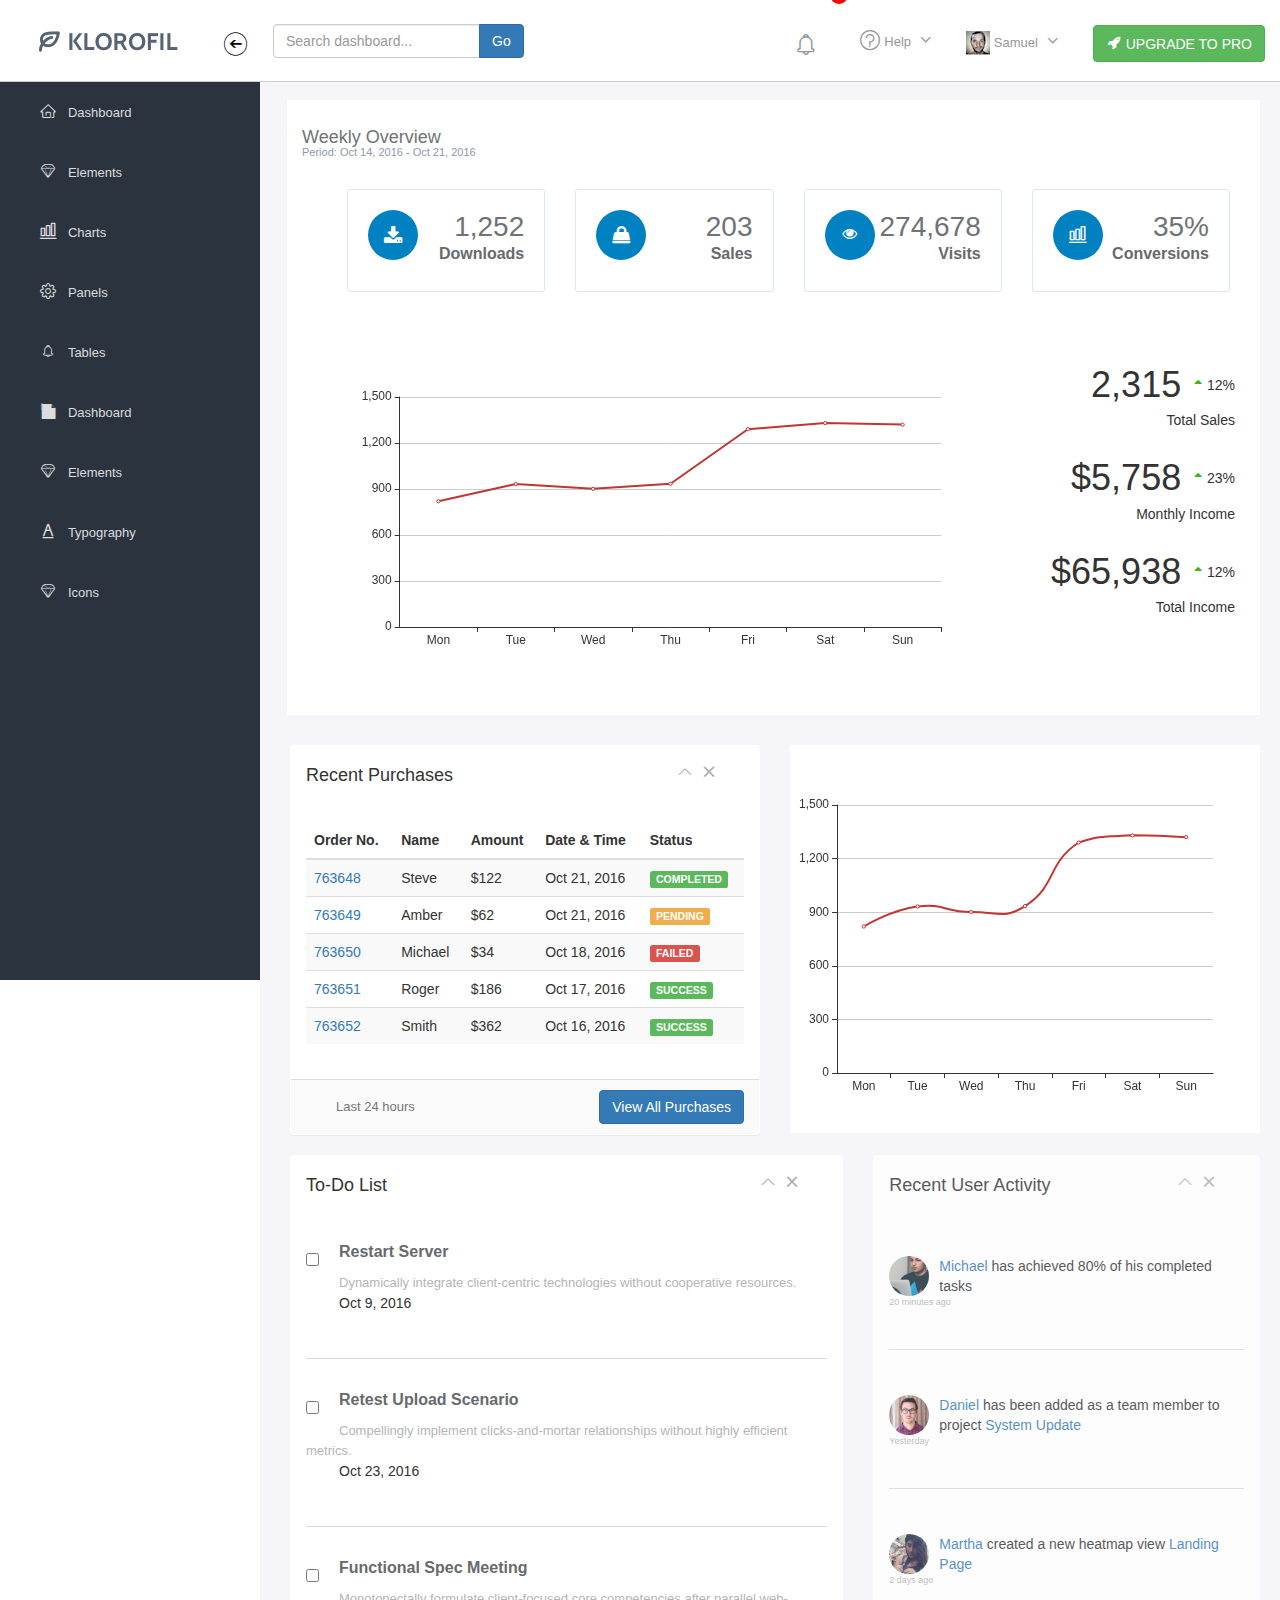
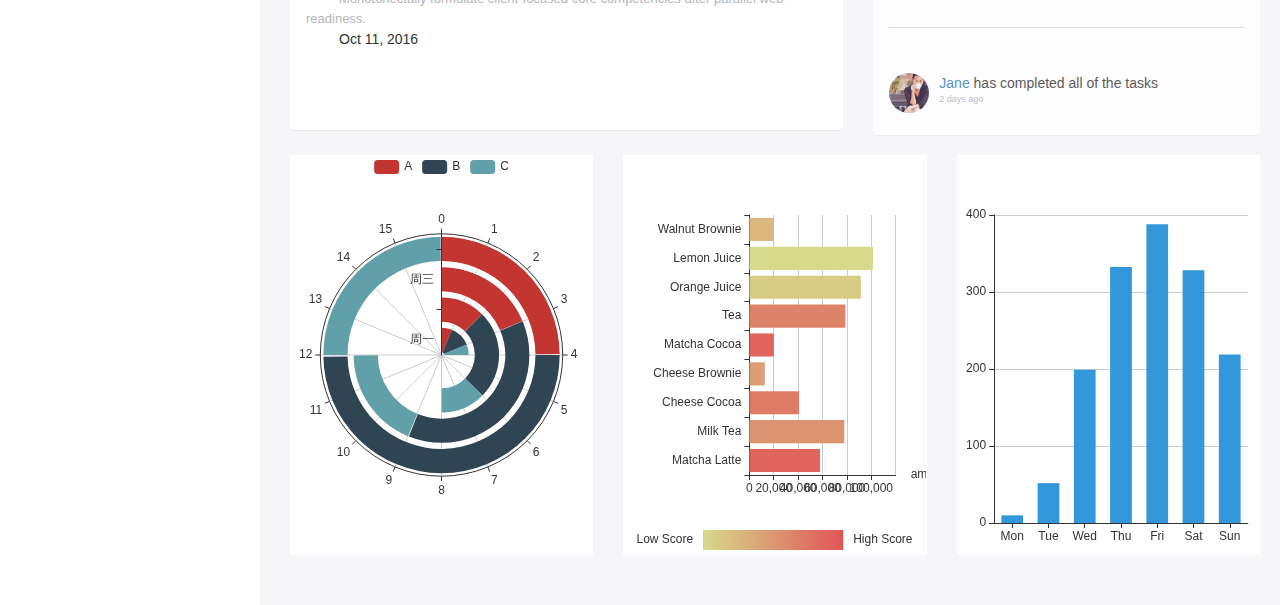
<file: index.html>
<!doctype html>
<html lang="en">

<head>
	<meta charset="UTF-8">
	<title>响应式</title>
	<meta name="viewport"
		content="width=device-width, user-scalable=no, initial-scale=1.0, maximum-scale=1.0, minimum-scale=1.0">
	<link rel="stylesheet" type="text/css" href="css/bootstrap.min.css">
	<link rel="stylesheet" type="text/css" href="css/index.css">
	<link rel="stylesheet" type="text/css" href="css/iconfont.css">
</head>

<body>
	<!-- header -->

	<header>
		<div class="header-top">
			<div class="header-left">
				<a href="#"><img src="img/logo-dark.png"></a>
			</div>
			<div class="header-left-a">
				<i class="iconfont icon-yq-jt-l"></i>
			</div>

			<form class="navbar-form navbar-left">
				<div class="input-group">
					<input type="text" class="form-control" placeholder="Search dashboard...">
					<span class="input-group-btn"><button type="button" class="btn btn-primary">Go</button></span>
				</div>
			</form>

			<div class="header-right">
				<a href="#">
					<button type="button" class="btn btn-success">
						<i class="iconfont icon-huojian"></i>
						UPGRADE TO PRO
					</button>
				</a>
			</div>

			<div class="nav-right">
				<ul class="nav-right-a">
					<li class="right-a">
						<a href="#">
							<i class="iconfont icon-ling"></i>
							<span class="span-ico">5</span>
						</a>
					</li>
					<li class="right-a right-as">
						<a href="#">
							<i class="iconfont icon-wenhao"></i>
							<span class="span-icc">Help</span>
							<i class="iconfont icon-arrow-down"></i>
						</a>
						<div id="right-sd" style="display: none;">
							<ul class="right-sev">
								<li><a href="#">Basic Use</a></li>
								<li><a href="#">Working With Data</a></li>
								<li><a href="#">Security</a></li>
								<li><a href="#">Troubleshooting</a></li>
							</ul>
						</div>
					</li>

					<li class="right-a right-b">
						<a href="#">
							<img src="img/user.png">
							<span class="span-icc">Samuel</span>
							<i class="iconfont icon-arrow-down"></i>
						</a>
						<div id="right-sdf" style="display: none;">
							<ul class="right-sev">
								<li>
									<i class="iconfont icon-gerenzhongxin-xuanzhongxin"></i>
									<span>My Profile</span>
								</li>
								<li>
									<i class="iconfont icon-xinfeng"></i>
									<span>Message</span>
								</li>
								<li>
									<i class="iconfont icon-shezhi1"></i>
									<span>Settings</span>
								</li>
								<li>
									<i class="iconfont icon-daoru"></i>
									<span>Logout</span>
								</li>
							</ul>
						</div>
					</li>
				</ul>
			</div>
		</div>
	</header>

	<!-- section-left -->
	<div class="section-left">
		<ul>
			<li class="btns">
				<a href="index.html" class="active">
					<i class="iconfont icon-fangzi"></i>
					<span>Dashboard</span>
				</a>
			</li>
			<li class="btns">
				<a href="elements.html">
					<i class="iconfont icon-zuanshi"></i>
					<span>Elements</span>
				</a>
			</li>
			<li class="btns">
				<a href="Charts.html">
					<i class="iconfont icon-shutab"></i>
					<span>Charts</span>
				</a>
			</li>
			<li class="btns">
				<a href="panels.html">
					<i class="iconfont icon-shezhi1"></i>
					<span>Panels</span>
				</a>
			</li>
			<li class="btns">
				<a href="Tables.html">
					<i class="iconfont icon-ling"></i>
					<span>Tables</span>
				</a>
			</li>
			<li class="btns">
				<a href="#">
					<i class="iconfont icon-shu"></i>
					<span>Dashboard</span>
				</a>
			</li>
			<li class="btns">
				<a href="#">
					<i class="iconfont icon-zuanshi"></i>
					<span>Elements</span>
				</a>
			</li>
			<li class="btns">
				<a href="#">
					<i class="iconfont icon-A"></i>
					<span>Typography</span>
				</a>
			</li>
			<li class="btns">
				<a href="#">
					<i class="iconfont icon-zuanshi"></i>
					<span>Icons</span>
				</a>
			</li>
		</ul>
	</div>

	<!-- aside -->
	<div class="aside">
		<div class="aside-a">
			<p>Weekly Overview</p>
			<h3>Period: Oct 14, 2016 - Oct 21, 2016</h3>

			<div class="panel-body">
				<div class="row">
					<div class="col-md-3">
						<div class="metric">
							<span class="icon"><i class="iconfont icon-xiazai"></i></span>
							<p>
								<span class="number">1,252</span>
								<span class="title">Downloads</span>
							</p>
						</div>
					</div>
					<div class="col-md-3">
						<div class="metric">
							<span class="icon"><i class="iconfont icon-gouwu"></i></span>
							<p>
								<span class="number">203</span>
								<span class="title">Sales</span>
							</p>
						</div>
					</div>
					<div class="col-md-3">
						<div class="metric">
							<span class="icon"><i class="iconfont icon-yanjing"></i></span>
							<p>
								<span class="number">274,678</span>
								<span class="title">Visits</span>
							</p>
						</div>
					</div>
					<div class="col-md-3">
						<div class="metric">
							<span class="icon"><i class="iconfont icon-shutab"></i></span>
							<p>
								<span class="number">35%</span>
								<span class="title">Conversions</span>
							</p>
						</div>
					</div>
				</div>
			</div>


			<div class="row">
				<div class="col-md-9">
					<div id="main" style="width: 100%;height:350px;">
					</div>
				</div>
				<div class="col-md-3">
					<div class="airct-right">
						<span class="number">2,315</span>
						<span class="percentage"><i class="iconfont icon-sanjiaoxing"></i> 12%</span>
						<span class="info-label">Total Sales</span>
					</div>
					<div class="airct-right">
						<span class="number">$5,758</span>
						<span class="percentage"><i class="iconfont icon-sanjiaoxing"></i> 23%</span>
						<span class="info-label">Monthly Income</span>
					</div>
					<div class="airct-right">
						<span class="number">$65,938</span>
						<span class="percentage"><i class="iconfont icon-sanjiaoxing"></i> 12%</span>
						<span class="info-label">Total Income</span>
					</div>
				</div>
			</div>
		</div>

		<!--     中部折线图  -->

		<div class="row">
			<div class="col-md-6">
				<div class="panel">
					<div class="panel-heading">
						<h3 class="panel-title">Recent Purchases</h3>
						<div class="right">
							<i class="iconfont icon-sanjiaojiantoutriangular-copy"></i>
							<i class="iconfont icon-cuohao"></i>
						</div>
					</div>
					<div class="panel-body no-padding">
						<table class="table table-striped">
							<thead>
								<tr>
									<th>Order No.</th>
									<th>Name</th>
									<th>Amount</th>
									<th>Date &amp; Time</th>
									<th>Status</th>
								</tr>
							</thead>
							<tbody>
								<tr>
									<td><a href="#">763648</a></td>
									<td>Steve</td>
									<td>$122</td>
									<td>Oct 21, 2016</td>
									<td><span class="label label-success">COMPLETED</span></td>
								</tr>
								<tr>
									<td><a href="#">763649</a></td>
									<td>Amber</td>
									<td>$62</td>
									<td>Oct 21, 2016</td>
									<td><span class="label label-warning">PENDING</span></td>
								</tr>
								<tr>
									<td><a href="#">763650</a></td>
									<td>Michael</td>
									<td>$34</td>
									<td>Oct 18, 2016</td>
									<td><span class="label label-danger">FAILED</span></td>
								</tr>
								<tr>
									<td><a href="#">763651</a></td>
									<td>Roger</td>
									<td>$186</td>
									<td>Oct 17, 2016</td>
									<td><span class="label label-success">SUCCESS</span></td>
								</tr>
								<tr>
									<td><a href="#">763652</a></td>
									<td>Smith</td>
									<td>$362</td>
									<td>Oct 16, 2016</td>
									<td><span class="label label-success">SUCCESS</span></td>
								</tr>
							</tbody>
						</table>
					</div>
					<div class="panel-footer">
						<div class="row">
							<div class="col-md-6"><span class="panel-note"> Last 24 hours</span></div>
							<div class="col-md-6 text-right"><a href="#" class="btn btn-primary">View All Purchases</a></div>
						</div>
					</div>
				</div>
			</div>


			<div class="col-md-6">
				<div id="mains">

				</div>
			</div>
		</div>


		<!-- 	文档 -->

		<div class="row">
			<div class="col-md-7">
				<!-- TODO LIST -->
				<div class="panel">
					<div class="panel-heading">
						<h3 class="panel-title">To-Do List</h3>
						<div class="right">
							<i class="iconfont icon-sanjiaojiantoutriangular-copy"></i>
							<i class="iconfont icon-cuohao"></i>
						</div>
					</div>
					<div class="panel-body no-padding">
						<ul class="list-unstyled todo-list">
							<li>
								<label class="control-inline fancy-checkbox">
									<input type="checkbox"><span></span>
								</label>
								<p>
									<span class="title">Restart Server</span>
									<span class="short-description">Dynamically integrate client-centric technologies without cooperative
										resources.</span>
									<span class="date">Oct 9, 2016</span>
								</p>
								<div class="controls">
									<a href="#"><i class="icon-software icon-software-pencil"></i></a> <a href="#"><i
											class="icon-arrows icon-arrows-circle-remove"></i></a>
								</div>
							</li>
							<li>
								<label class="control-inline fancy-checkbox">
									<input type="checkbox"><span></span>
								</label>
								<p>
									<span class="title">Retest Upload Scenario</span>
									<span class="short-description">Compellingly implement clicks-and-mortar relationships without highly
										efficient metrics.</span>
									<span class="date">Oct 23, 2016</span>
								</p>
								<div class="controls">
									<a href="#"><i class="icon-software icon-software-pencil"></i></a> <a href="#"><i
											class="icon-arrows icon-arrows-circle-remove"></i></a>
								</div>
							</li>
							<li>
								<label class="control-inline fancy-checkbox">
									<input type="checkbox"><span></span>
								</label>
								<p>
									<span class="title">Functional Spec Meeting</span>
									<span class="short-description">Monotonectally formulate client-focused core competencies after
										parallel web-readiness.</span>
									<span class="date">Oct 11, 2016</span>
								</p>
								<div class="controls">
									<a href="#"><i class="icon-software icon-software-pencil"></i></a> <a href="#"><i
											class="icon-arrows icon-arrows-circle-remove"></i></a>
								</div>
							</li>
						</ul>
					</div>
				</div>
			</div>
			<div class="col-md-5">
				<!-- TIMELINE -->
				<div class="panel panel-scrolling ms">
					<div class="panel-heading">
						<h3 class="panel-title">Recent User Activity</h3>
						<div class="right">
							<i class="iconfont icon-sanjiaojiantoutriangular-copy"></i>
							<i class="iconfont icon-cuohao"></i>
						</div>
					</div>
					<div class="panel-body">
						<ul class="list-unstyled activity-list">
							<li>
								<img src="img/user1.png" alt="Avatar" class="img-circle pull-left avatar">
								<p><a href="#">Michael</a> has achieved 80% of his completed tasks <span class="timestamp">20 minutes
										ago</span></p>
							</li>
							<li>
								<img src="img/user2.png" alt="Avatar" class="img-circle pull-left avatar">
								<p><a href="#">Daniel</a> has been added as a team member to project <a href="#">System Update</a> <span
										class="timestamp">Yesterday</span></p>
							</li>
							<li>
								<img src="img/user3.png" alt="Avatar" class="img-circle pull-left avatar">
								<p><a href="#">Martha</a> created a new heatmap view <a href="#">Landing Page</a> <span
										class="timestamp">2 days ago</span></p>
							</li>
							<li>
								<img src="img/user4.png" alt="Avatar" class="img-circle pull-left avatar">
								<p><a href="#">Jane</a> has completed all of the tasks <span class="timestamp">2 days ago</span></p>
							</li>
							<li>
								<img src="img/user5.png" alt="Avatar" class="img-circle pull-left avatar">
								<p><a href="#">Jason</a> started a discussion about <a href="#">Weekly Meeting</a> <span
										class="timestamp">3 days ago</span></p>
							</li>
						</ul>
						<button type="button" class="btn btn-primary btn-bottom center-block">Load More</button>
					</div>
				</div>
			</div>
		</div>

		<!-- 	footer -->
		<div class="row">
			<div class="col-md-4">
				<div id="maina" style="height: 400px">

				</div>
			</div>
			<div class="col-md-4">
				<div id="mainz" style="height: 400px">

				</div>
			</div>
			<div class="col-md-4">
				<div id="mainx" style="height: 400px">

				</div>
			</div>
		</div>

	</div>

</body>

</html>
<script type="text/javascript" src="js/echarts.js"></script>
<script type="text/javascript" src="js/jquery-1.8.3.min.js"></script>
<script src="https://cdn.jsdelivr.net/npm/bootstrap@3.3.7/dist/js/bootstrap.min.js"></script>
<script type="text/javascript" src="js/index.js"></script>
</file>
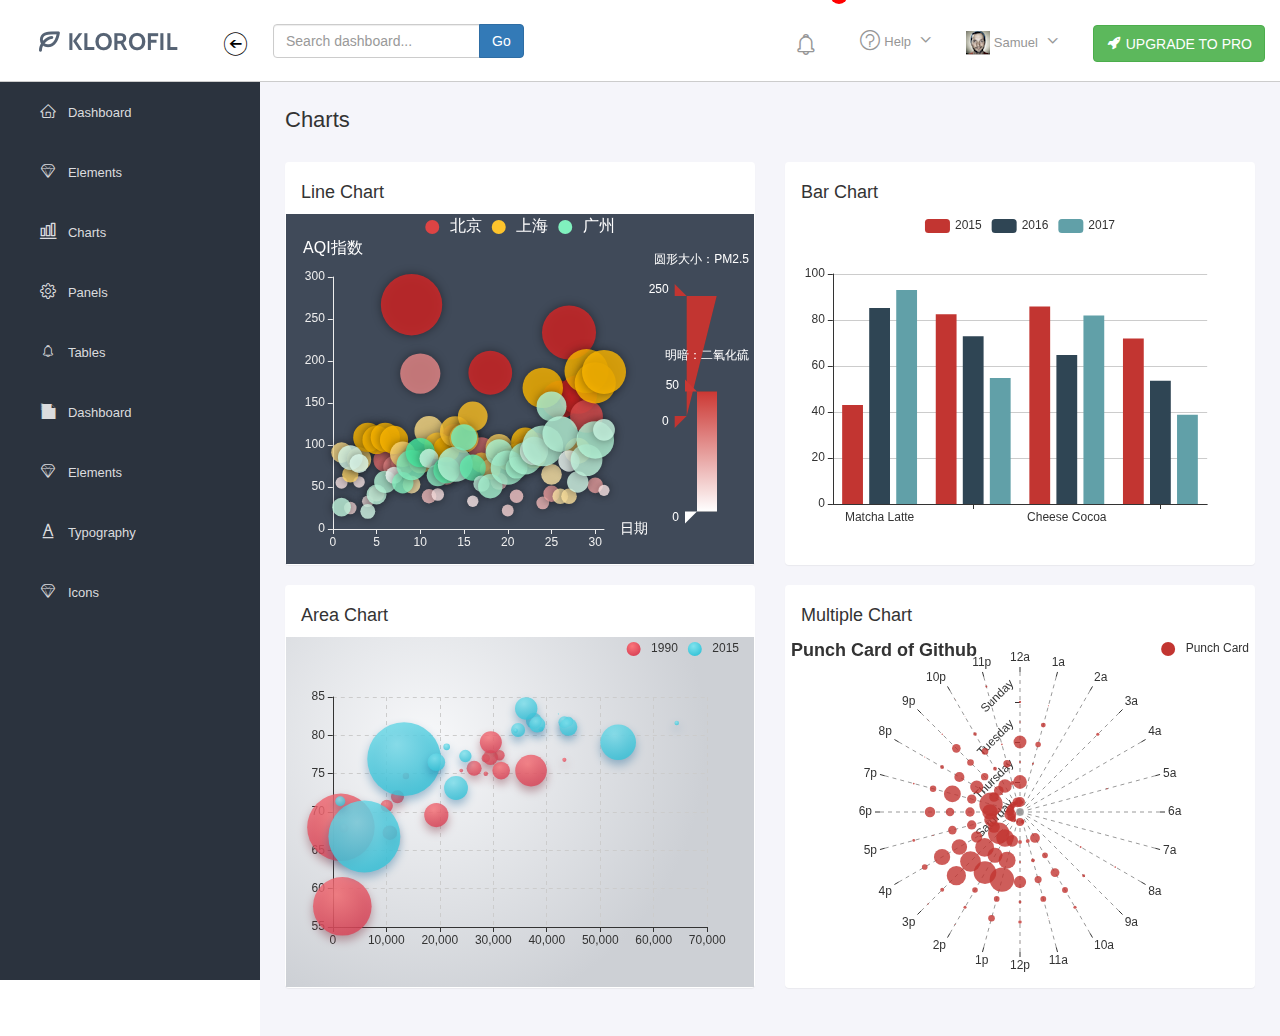
<file: Charts.html>
<!doctype html>
<html lang="en">
<head>
	<meta charset="UTF-8">
	<title>Charts</title>
	<meta name="viewport" content="width=device-width, user-scalable=no, initial-scale=1.0, maximum-scale=1.0, minimum-scale=1.0">
	<link rel="stylesheet" type="text/css" href="css/bootstrap.min.css">
	<link rel="stylesheet" type="text/css" href="css/Charts.css">
	<link rel="stylesheet" type="text/css" href="css/iconfont.css">
</head>
<body>
	  <div id="wrapper">
	 	<header>
			<div class="header-top">
				<div class="header-left">
					<a href="#"><img src="img/logo-dark.png"></a>
				</div>
				<div class="header-left-a">
					<i class="iconfont icon-yq-jt-l"></i>
				</div>

			    <form class="navbar-form navbar-left">
					<div class="input-group">
						<input type="text" class="form-control" placeholder="Search dashboard...">
						<span class="input-group-btn"><button type="button" class="btn btn-primary">Go</button></span>
					</div>
				</form>

			    <div class="header-right">
			    	<a href="#">
			    		<button type="button" class="btn btn-success">
			    		<i class="iconfont icon-huojian"></i>  
			    			UPGRADE TO PRO
			    		</button>
			    	</a>
			    </div>
			 
					<div class="nav-right">
						<ul class="nav-right-a">
							<li class="right-a">
								<a href="#">
									<i class="iconfont icon-ling"></i>
									<span class="span-ico">5</span>
								</a>
							</li>
							<li class="right-a right-as">
								<a href="#">
									<i class="iconfont icon-wenhao"></i>
									<span class="span-icc">Help</span> 
									<i class="iconfont icon-arrow-down"></i>
								</a>
								<div id="right-sd"  style="display: none;">
								<ul class="right-sev">
									<li><a href="#">Basic Use</a></li>
									<li><a href="#">Working With Data</a></li>
									<li><a href="#">Security</a></li>
									<li><a href="#">Troubleshooting</a></li>
								</ul>
							</div>	
							</li>
							
							<li class="right-a right-b">	
								<a href="#">
									<img src="img/user.png">
									 <span class="span-icc">Samuel</span> 
									<i class="iconfont icon-arrow-down"></i>
								</a>	
								<div id="right-sdf"  style="display: none;">
								<ul class="right-sev">
									<li>
										<i class="iconfont icon-gerenzhongxin-xuanzhongxin"></i>
										<span>My Profile</span>
									</li>
									<li>
										<i class="iconfont icon-xinfeng"></i>
										<span>Message</span>
									</li>
									<li>
										<i class="iconfont icon-shezhi1"></i>
										<span>Settings</span>
									</li>
									<li>
										<i class="iconfont icon-daoru"></i>
										<span>Logout</span>
									</li>
								</ul>
							</div>						
							</li>
						</ul>
					</div>
			</div>	
		</header>

		<!-- section-left -->
		<div class="section-left">
			<ul>
				<li class="btns">
					<a href="index.html" class="active">
						<i class="iconfont icon-fangzi"></i>
						<span >Dashboard</span>
					</a>
				</li>
				<li class="btns">
					<a href="elements.html">
						<i class="iconfont icon-zuanshi"></i>
						<span>Elements</span>
					</a>
				</li>
				<li class="btns">
					<a href="Charts.html">
						<i class="iconfont icon-shutab"></i>
						<span>Charts</span>
					</a>
				</li>
				<li class="btns">
					<a href="panels.html">
						<i class="iconfont icon-shezhi1"></i>
						<span>Panels</span>
					</a>
				</li>
				<li class="btns">
					<a href="Tables.html">
						<i class="iconfont icon-ling"></i>
						<span>Tables</span>
					</a>
				</li>
				<li class="btns">
					<a href="#">
						<i class="iconfont icon-shu"></i>
						<span>Dashboard</span>
					</a>
				</li>
				<li class="btns">
					<a href="#">
						<i class="iconfont icon-zuanshi"></i>
						<span>Elements</span>
					</a>
				</li>
				<li class="btns">
					<a href="#">
						<i class="iconfont icon-A"></i>
						<span>Typography</span>
					</a>
				</li>
				<li class="btns">
					<a href="#">
						<i class="iconfont icon-zuanshi"></i>
						<span>Icons</span>
					</a>
				</li>
			</ul>
		</div>

		

		<div class="main" style="min-height: 390px;">
			<div class="main-content">
				<div class="container-fluid">
					<h3 class="page-title">Charts</h3>
					<div class="row">
						<div class="col-md-6">
							<div class="panel">
								<div class="panel-heading">
									<h3 class="panel-title">
										Line Chart
									</h3>
								</div>
								 <div id="main"  style="width: 100%;height:350px;">	
				  	  	         </div>
							</div>
						</div>
						<div class="col-md-6">
							<div class="panel">
								<div class="panel-heading">
									<h3 class="panel-title">
									   Bar Chart
								   </h3>
								</div>
								 <div id="mains"  style="width: 100%;height:350px;">	
				  	  	         </div>
							</div>
						</div>
					</div>

					<div class="row">
						<div class="col-md-6">
							<div class="panel">
								<div class="panel-heading">
									<h3 class="panel-title">
									  Area Chart
								    </h3>
								</div>
								 <div id="maint"  style="width: 100%;height:350px;">	
				  	  	         </div>
							</div>
						</div>
						<div class="col-md-6">
							<div class="panel">
								<div class="panel-heading">
									<h3 class="panel-title">
									  Multiple Chart
									</h3>
								</div>
								 <div id="maind"  style="width: 100%;height:350px;">	
				  	  	         </div>
							</div>
						</div>
					</div>
				</div>
			</div>
		</div>
	</div>
		
</body>
</html>
 <script type="text/javascript" src="js/echarts.js"></script>
<script type="text/javascript" src="js/jquery-1.8.3.min.js"></script>
 <script src="https://cdn.jsdelivr.net/npm/bootstrap@3.3.7/dist/js/bootstrap.min.js"></script>
 <script type="text/javascript" src="js/Charts.js"></script>
</file>
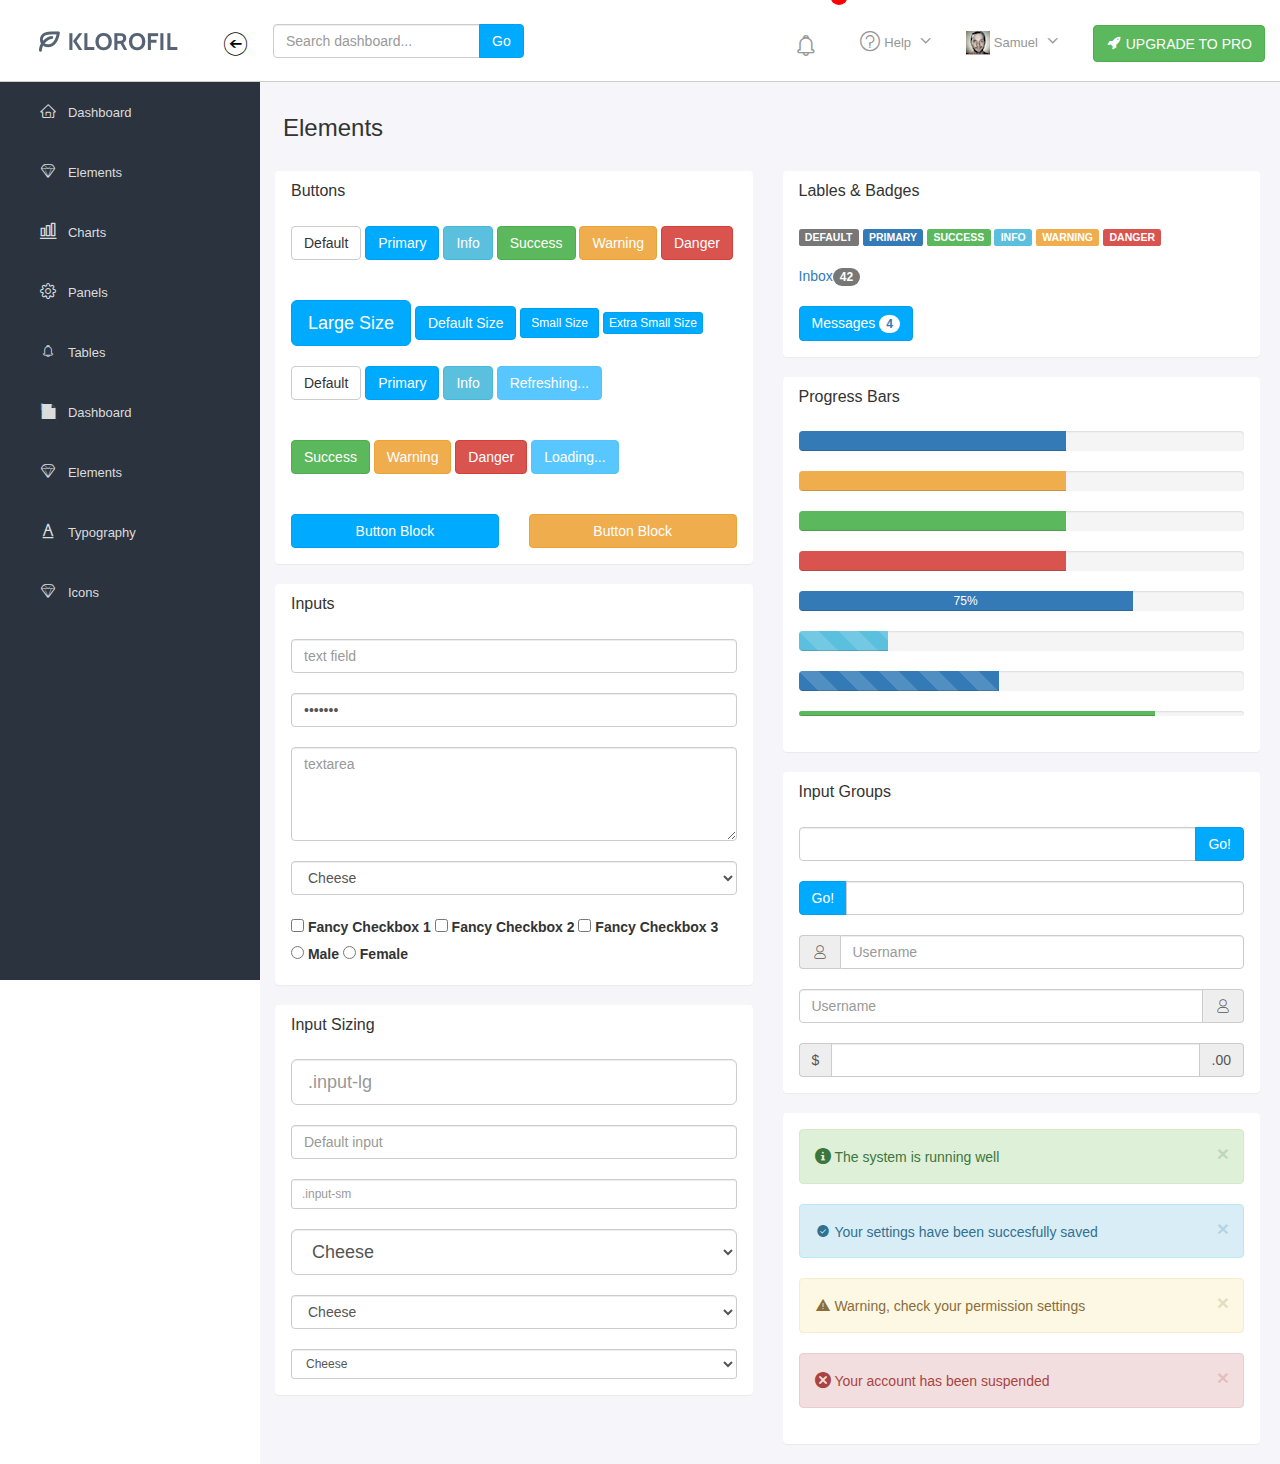
<file: elements.html>
<!doctype html>
<html lang="en">
<head>
	<meta charset="UTF-8">
	<title>elements</title>
	<meta name="viewport" content="width=device-width, user-scalable=no, initial-scale=1.0, maximum-scale=1.0, minimum-scale=1.0">
	<link rel="stylesheet" type="text/css" href="css/bootstrap.min.css">
	<link rel="stylesheet" type="text/css" href="css/iconfont.css">
	<link rel="stylesheet" type="text/css" href="css/elements.css">
</head>
<body>

	<!-- header -->

		<header>
			<div class="header-top">
				<div class="header-left">
					<a href="#"><img src="img/logo-dark.png"></a>
				</div>
				<div class="header-left-a">
					<i class="iconfont icon-yq-jt-l"></i>
				</div>

			    <form class="navbar-form navbar-left">
					<div class="input-group">
						<input type="text" class="form-control" placeholder="Search dashboard...">
						<span class="input-group-btn"><button type="button" class="btn btn-primary">Go</button></span>
					</div>
				</form>

			    <div class="header-right">
			    	<a href="#">
			    		<button type="button" class="btn btn-success">
			    		<i class="iconfont icon-huojian"></i>  
			    			UPGRADE TO PRO
			    		</button>
			    	</a>
			    </div>
			 
					<div class="nav-right">
						<ul class="nav-right-a">
							<li class="right-a">
								<a href="#">
									<i class="iconfont icon-ling"></i>
									<span class="span-ico">5</span>
								</a>
							</li>
							<li class="right-a right-as">
								<a href="#">
									<i class="iconfont icon-wenhao"></i>
									<span class="span-icc">Help</span> 
									<i class="iconfont icon-arrow-down"></i>
								</a>
								<div id="right-sd"  style="display: none;">
								<ul class="right-sev">
									<li><a href="#">Basic Use</a></li>
									<li><a href="#">Working With Data</a></li>
									<li><a href="#">Security</a></li>
									<li><a href="#">Troubleshooting</a></li>
								</ul>
							</div>	
							</li>
							
							<li class="right-a right-b">	
								<a href="#">
									<img src="img/user.png">
									 <span class="span-icc">Samuel</span> 
									<i class="iconfont icon-arrow-down"></i>
								</a>	
								<div id="right-sdf"  style="display: none;">
								<ul class="right-sev">
									<li>
										<i class="iconfont icon-gerenzhongxin-xuanzhongxin"></i>
										<span>My Profile</span>
									</li>
									<li>
										<i class="iconfont icon-xinfeng"></i>
										<span>Message</span>
									</li>
									<li>
										<i class="iconfont icon-shezhi1"></i>
										<span>Settings</span>
									</li>
									<li>
										<i class="iconfont icon-daoru"></i>
										<span>Logout</span>
									</li>
								</ul>
							</div>						
							</li>
						</ul>
					</div>
			</div>	
		</header>

		<!-- section-left -->
		<div class="section-left">
			<ul>
				<li class="btns">
					<a href="index.html" class="active">
						<i class="iconfont icon-fangzi"></i>
						<span >Dashboard</span>
					</a>
				</li>
				<li class="btns">
					<a href="elements.html">
						<i class="iconfont icon-zuanshi"></i>
						<span>Elements</span>
					</a>
				</li>
				<li class="btns">
					<a href="Charts.html">
						<i class="iconfont icon-shutab"></i>
						<span>Charts</span>
					</a>
				</li>
				<li class="btns">
					<a href="panels.html">
						<i class="iconfont icon-shezhi1"></i>
						<span>Panels</span>
					</a>
				</li>
				<li class="btns">
					<a href="Tables.html">
						<i class="iconfont icon-ling"></i>
						<span>Tables</span>
					</a>
				</li>
				<li class="btns">
					<a href="#">
						<i class="iconfont icon-shu"></i>
						<span>Dashboard</span>
					</a>
				</li>
				<li class="btns">
					<a href="#">
						<i class="iconfont icon-zuanshi"></i>
						<span>Elements</span>
					</a>
				</li>
				<li class="btns">
					<a href="#">
						<i class="iconfont icon-A"></i>
						<span>Typography</span>
					</a>
				</li>
				<li class="btns">
					<a href="#">
						<i class="iconfont icon-zuanshi"></i>
						<span>Icons</span>
					</a>
				</li>
			</ul>
		</div>

		<!-- content -->
		<div class="content">
			<div class="content-top">
				<h3 class="content-font">Elements</h3>
				<div class="row">
					<div class="col-md-6">
							<!-- BUTTONS -->
							<div class="panel">
								<div class="panel-heading">
									<h3 class="panel-title">Buttons</h3>
								</div>
								<div class="panel-body">
									<p class="demo-button">
										<button type="button" class="btn btn-default">Default</button>
										<button type="button" class="btn btn-primary">Primary</button>
										<button type="button" class="btn btn-info">Info</button>
										<button type="button" class="btn btn-success">Success</button>
										<button type="button" class="btn btn-warning">Warning</button>
										<button type="button" class="btn btn-danger">Danger</button>
									</p>
									<br>
									<br>
									<p class="demo-button">
										<button type="button" class="btn btn-primary btn-lg">Large Size</button>
										<button type="button" class="btn btn-primary">Default Size</button>
										<button type="button" class="btn btn-primary btn-sm">Small Size</button>
										<button type="button" class="btn btn-primary btn-xs">Extra Small Size</button>
									</p>
									<br>
									<p class="demo-button">
										<button type="button" class="btn btn-default"><i class="fa fa-plus-square"></i> Default </button>
										<button type="button" class="btn btn-primary"><i class="fa fa-refresh"></i> Primary</button>
										<button type="button" class="btn btn-info"><i class="fa fa-info-circle"></i> Info</button>
										<button type="button" class="btn btn-primary" disabled="disabled"><i class="fa fa-refresh fa-spin"></i> Refreshing...</button>
									</p>
									<br>
									<br>
									<p class="demo-button">
										<button type="button" class="btn btn-success"><i class="fa fa-check-circle"></i> Success</button>
										<button type="button" class="btn btn-warning"><i class="fa fa-warning"></i> Warning</button>
										<button type="button" class="btn btn-danger"><i class="fa fa-trash-o"></i> Danger</button>
										<button type="button" class="btn btn-primary" disabled="disabled"><i class="fa fa-spinner fa-spin"></i> Loading...</button>
									</p>
									<br>
									<br>
									<div class="row">
										<div class="col-md-6">
											<button type="button" class="btn btn-primary btn-block">Button Block</button>
										</div>
										<div class="col-md-6">
											<button type="button" class="btn btn-warning btn-block">Button Block</button>
										</div>
									</div>
								</div>
							</div>
							<!-- END BUTTONS -->
							<!-- INPUTS -->
							<div class="panel">
								<div class="panel-heading">
									<h3 class="panel-title">Inputs</h3>
								</div>
								<div class="panel-body">
									<input type="text" class="form-control" placeholder="text field">
									<br>
									<input type="password" class="form-control" value="asecret">
									<br>
									<textarea class="form-control" placeholder="textarea" rows="4"></textarea>
									<br>
									<select class="form-control">
										<option value="cheese">Cheese</option>
										<option value="tomatoes">Tomatoes</option>
										<option value="mozarella">Mozzarella</option>
										<option value="mushrooms">Mushrooms</option>
										<option value="pepperoni">Pepperoni</option>
										<option value="onions">Onions</option>
									</select>
									<br>
									<label class="fancy-checkbox">
										<input type="checkbox">
										<span>Fancy Checkbox 1</span>
									</label>
									<label class="fancy-checkbox">
										<input type="checkbox">
										<span>Fancy Checkbox 2</span>
									</label>
									<label class="fancy-checkbox">
										<input type="checkbox">
										<span>Fancy Checkbox 3</span>
									</label>
									<br>
									<label class="fancy-radio">
										<input name="gender" value="male" type="radio">
										<span><i></i>Male</span>
									</label>
									<label class="fancy-radio">
										<input name="gender" value="female" type="radio">
										<span><i></i>Female</span>
									</label>
								</div>
							</div>
							<!-- END INPUTS -->
							<!-- INPUT SIZING -->
							<div class="panel">
								<div class="panel-heading">
									<h3 class="panel-title">Input Sizing</h3>
								</div>
								<div class="panel-body">
									<input class="form-control input-lg" placeholder=".input-lg" type="text">
									<br>
									<input class="form-control" placeholder="Default input" type="text">
									<br>
									<input class="form-control input-sm" placeholder=".input-sm" type="text">
									<br>
									<select class="form-control input-lg">
										<option value="cheese">Cheese</option>
										<option value="tomatoes">Tomatoes</option>
										<option value="mozarella">Mozzarella</option>
										<option value="mushrooms">Mushrooms</option>
										<option value="pepperoni">Pepperoni</option>
										<option value="onions">Onions</option>
									</select>
									<br>
									<select class="form-control">
										<option value="cheese">Cheese</option>
										<option value="tomatoes">Tomatoes</option>
										<option value="mozarella">Mozzarella</option>
										<option value="mushrooms">Mushrooms</option>
										<option value="pepperoni">Pepperoni</option>
										<option value="onions">Onions</option>
									</select>
									<br>
									<select class="form-control input-sm">
										<option value="cheese">Cheese</option>
										<option value="tomatoes">Tomatoes</option>
										<option value="mozarella">Mozzarella</option>
										<option value="mushrooms">Mushrooms</option>
										<option value="pepperoni">Pepperoni</option>
										<option value="onions">Onions</option>
									</select>
								</div>
							</div>
							<!-- END INPUT SIZING -->
						</div>

						<div class="col-md-6">
							<div class="panel">
								<div class="panel-heading">
									 <h3 class="panel-title">
									 	Lables & Badges
									 </h3>
								</div>
								<div class="panel-body">
									<span class="label label-default">DEFAULT</span>
									<span class="label label-primary">PRIMARY</span>
									<span class="label label-success">SUCCESS</span>
									<span class="label label-info">INFO</span>
									<span class="label label-warning">WARNING</span>
									<span class="label label-danger">DANGER</span>
									<br/>
									<br/>
									<a href="#">Inbox<span class="badge">42</span></a>
									<br/>
									<br/>
									<button class="btn btn-primary">
										 Messages 
										<span class="badge">4</span>
									</button>
								</div>
							</div>

							<div class="panel">
								<div class="panel-heading">
									<h3 class="panel-title">
										Progress Bars
									</h3>
								</div>
								<div class="panel-body">
									<div class="progress">
										<div class="progress-bar" role="progressbar" aria-valuenow="60" aria-valuemin="0" aria-valuemax="100" style="width: 60%;">
											<span class="sr-only">60% Complete</span>
										</div>
									</div>
									<div class="progress">
										<div class="progress-bar progress-bar-warning" role="progressbar" aria-valuenow="60" aria-valuemin="0" aria-valuemax="100" style="width: 60%">
											<span class="sr-only">60% Complete (warning)</span>
										</div>
									</div>
									<div class="progress">
										<div class="progress-bar progress-bar-success" role="progressbar" aria-valuenow="60" aria-valuemin="0" aria-valuemax="100" style="width: 60%">
											<span class="sr-only">60% Complete (success)</span>
										</div>
									</div>
									<div class="progress">
										<div class="progress-bar progress-bar-danger" role="progressbar" aria-valuenow="60" aria-valuemin="0" aria-valuemax="100" style="width: 60%">
											<span class="sr-only">60% Complete (danger)</span>
										</div>
									</div>
									<div class="progress">
										<div class="progress-bar" role="progressbar" aria-valuenow="75" aria-valuemin="0" aria-valuemax="100" style="width: 75%;">
											75%
										</div>
									</div>
									<div class="progress">
										<div class="progress-bar progress-bar-info progress-bar-striped" role="progressbar" aria-valuenow="20" aria-valuemin="0" aria-valuemax="100" style="width: 20%">
											<span class="sr-only">20% Complete</span>
										</div>
									</div>
									<div class="progress">
										<div class="progress-bar progress-bar-striped active" role="progressbar" aria-valuenow="45" aria-valuemin="0" aria-valuemax="100" style="width: 45%">
											<span class="sr-only">45% Complete</span>
										</div>
									</div>
									<div class="progress progress-xs">
										<div class="progress-bar progress-bar-success" role="progressbar" aria-valuenow="80" aria-valuemin="0" aria-valuemax="100" style="width: 80%">
											<span class="sr-only">80% Complete</span>
										</div>
									</div>
							    </div>
						    </div>

						    <div class="panel">
						    	<div class="panel-heading">
						    		<h3 class="panel-title">
						    			Input Groups
						    		</h3>
						    	</div>
								    <div class="panel-body">
								    	<div class="input-group">
						                    <input type="text" class="form-control">
						                    <span class="input-group-btn">
						                        <button class="btn btn-primary" type="button">Go!</button>
						                    </span>
						                </div>
						                <br/>
						                <div class="input-group">
						                    <span class="input-group-btn">
						                        <button class="btn btn-primary" type="button">Go!</button>
						                    </span>
						                    <input type="text" class="form-control">
						                </div>
						                <br/>
						                <div class="input-group">
						                	<span class="input-group-addon"><i class="iconfont icon-gerenzhongxin-xuanzhongxin"></i></span>
											<input class="form-control" placeholder="Username" type="text">
										</div>
										 <br/>
						                <div class="input-group">
											<input class="form-control" placeholder="Username" type="text">
											<span class="input-group-addon"><i class="iconfont icon-gerenzhongxin-xuanzhongxin"></i></span>
										</div>
										<br/>
										<div class="input-group">
								            <span class="input-group-addon">$</span>
								            <input type="text" class="form-control">
								            <span class="input-group-addon">.00</span>
								        </div>
								    </div>
						        </div>

							<div class="panel">
								<div class="panel-body">
							    	<div class="alert alert-success alert-dismissable">
							            <button type="button" class="close" data-dismiss="alert"
							                    aria-hidden="true">
							                &times;
							            </button>
							            <i class="iconfont icon-i"></i>
							             The system is running well
							        </div>
							        <div class="alert alert-info alert-dismissable">
							            <button type="button" class="close" data-dismiss="alert"
							                    aria-hidden="true">
							                &times;
							            </button>
							            <i class="iconfont icon-duihao"></i>
							             Your settings have been succesfully saved									
							        </div>
							        <div class="alert alert-warning alert-dismissable">
							            <button type="button" class="close" data-dismiss="alert"
							                    aria-hidden="true">
							                &times;
							            </button>
							            <i class="iconfont icon-plaint-new-fill"></i>
							             Warning, check your permission settings									
							        </div>
							        <div class="alert alert-danger alert-dismissable">
							            <button type="button" class="close" data-dismiss="alert"
							                    aria-hidden="true">
							                &times;
							            </button>
							            <i class="iconfont icon-cuohao1"></i>
							              Your account has been suspended									
							        </div>
							    </div>
						    </div>
						     
					    </div>
					</div>
				</div>
			</div>
					
</body>
</html>
<script type="text/javascript" src="js/bootstrap.min.js"></script>
<script type="text/javascript" src="js/echarts.js"></script>
<script type="text/javascript" src="js/jquery-1.8.3.min.js"></script>
<script type="text/javascript" src="js/elements.js"></script>
</file>
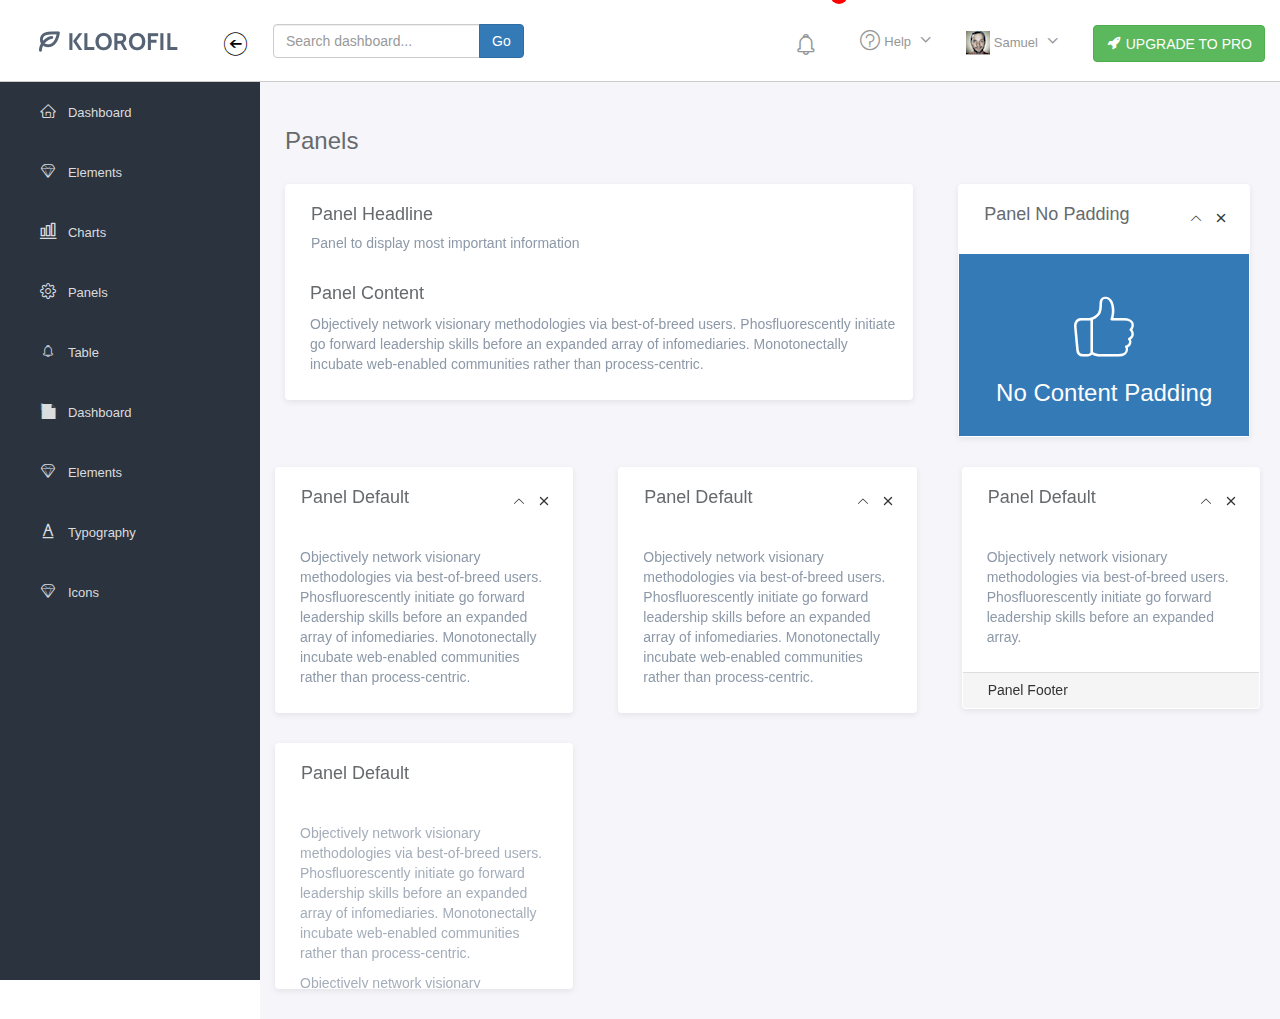
<file: panels.html>
<!doctype html>
<html lang="en">
<head>
	<meta charset="UTF-8">
	<title>panels</title>
	<meta name="viewport" content="width=device-width, user-scalable=no, initial-scale=1.0, maximum-scale=1.0, minimum-scale=1.0">
	<link rel="stylesheet" type="text/css" href="css/bootstrap.min.css">
	<link rel="stylesheet" type="text/css" href="css/panels.css">
	<link rel="stylesheet" type="text/css" href="css/iconfont.css">
</head>
<body>
	<!-- header -->

		<header>
			<div class="header-top">
				<div class="header-left">
					<a href="#"><img src="img/logo-dark.png"></a>
				</div>
				<div class="header-left-a">
					<i class="iconfont icon-yq-jt-l"></i>
				</div>

			    <form class="navbar-form navbar-left">
					<div class="input-group">
						<input type="text" class="form-control" placeholder="Search dashboard...">
						<span class="input-group-btn"><button type="button" class="btn btn-primary">Go</button></span>
					</div>
				</form>

			    <div class="header-right">
			    	<a href="#">
			    		<button type="button" class="btn btn-success">
			    		<i class="iconfont icon-huojian"></i>  
			    			UPGRADE TO PRO
			    		</button>
			    	</a>
			    </div>
			 
					<div class="nav-right">
						<ul class="nav-right-a">
							<li class="right-a">
								<a href="#">
									<i class="iconfont icon-ling"></i>
									<span class="span-ico">5</span>
								</a>
							</li>
							<li class="right-a right-as">
								<a href="#">
									<i class="iconfont icon-wenhao"></i>
									<span class="span-icc">Help</span> 
									<i class="iconfont icon-arrow-down"></i>
								</a>
								<div id="right-sd"  style="display: none;">
								<ul class="right-sev">
									<li><a href="#">Basic Use</a></li>
									<li><a href="#">Working With Data</a></li>
									<li><a href="#">Security</a></li>
									<li><a href="#">Troubleshooting</a></li>
								</ul>
							</div>	
							</li>
							
							<li class="right-a right-b">	
								<a href="#">
									<img src="img/user.png">
									 <span class="span-icc">Samuel</span> 
									<i class="iconfont icon-arrow-down"></i>
								</a>	
								<div id="right-sdf"  style="display: none;">
								<ul class="right-sev">
									<li>
										<i class="iconfont icon-gerenzhongxin-xuanzhongxin"></i>
										<span>My Profile</span>
									</li>
									<li>
										<i class="iconfont icon-xinfeng"></i>
										<span>Message</span>
									</li>
									<li>
										<i class="iconfont icon-shezhi1"></i>
										<span>Settings</span>
									</li>
									<li>
										<i class="iconfont icon-daoru"></i>
										<span>Logout</span>
									</li>
								</ul>
							</div>						
							</li>
						</ul>
					</div>
			</div>	
		</header>

		<!-- section-left -->
		<div class="section-left">
			<ul>
				<li class="btns">
					<a href="index.html" class="active">
						<i class="iconfont icon-fangzi"></i>
						<span >Dashboard</span>
					</a>
				</li>
				<li class="btns">
					<a href="elements.html">
						<i class="iconfont icon-zuanshi"></i>
						<span>Elements</span>
					</a>
				</li>
				<li class="btns">
					<a href="Charts.html">
						<i class="iconfont icon-shutab"></i>
						<span>Charts</span>
					</a>
				</li>
				<li class="btns">
					<a href="panels.html">
						<i class="iconfont icon-shezhi1"></i>
						<span>Panels</span>
					</a>
				</li>
				<li class="btns">
					<a href="Tables.html">
						<i class="iconfont icon-ling"></i>
						<span>Table</span>
					</a>
				</li>
				<li class="btns">
					<a href="#">
						<i class="iconfont icon-shu"></i>
						<span>Dashboard</span>
					</a>
				</li>
				<li class="btns">
					<a href="#">
						<i class="iconfont icon-zuanshi"></i>
						<span>Elements</span>
					</a>
				</li>
				<li class="btns">
					<a href="#">
						<i class="iconfont icon-A"></i>
						<span>Typography</span>
					</a>
				</li>
				<li class="btns">
					<a href="#">
						<i class="iconfont icon-zuanshi"></i>
						<span>Icons</span>
					</a>
				</li>
			</ul>
		</div>
		
		<!-- main -->
		<div class="main">
			<div class="main_content">

						<!-- 	top -->

				<div class="main_fluid">
					<h3 class="page">Panels</h3>
				</div>
				<div class="row">
					<div class="col-md-8">
						<div class="panel panel-headline">
							<div class="panel-heading">
								<h3 class="page-title">Panel Headline</h3>
								<p class="panel-subtitle">Panel to display most important information</p>
							</div>
							<div class="panel-body">
								<h4>Panel Content</h4>
								<p>Objectively network visionary methodologies via best-of-breed users. Phosfluorescently initiate go forward leadership skills before an expanded array of infomediaries. Monotonectally incubate web-enabled communities rather than process-centric.</p>
							</div>
						</div>
					</div>

					<div class="col-md-4">
						<div class="panel">
							<div class="panel-heading">
								<h3 class="page-title">
									Panel No Padding
								</h3>
								<div class="right">
									<button type="button" class="btn-toggle">
										<i class="iconfont icon-sanjiaojiantoutriangular-copy">
										</i>
									</button>
									<button type="button" class="btn-collapse">
										<i class="iconfont icon-cuohao"></i>
									</button>
								</div>
							</div>
							<div class="panel-body no-padding bg-primary">
								<div class="padding-top">
									<i class="iconfont icon-damuzhizhaoxia"></i>
									<h3>No Content Padding</h3>
								</div>
							</div>
						</div>
					</div>
				</div>
			</div>

			   <!--  center -->

			<div class="row">
				<div class="col-md-4">
					<div class="panel">
						<div class="panel-heading">
							<h3 class="page-title">
								Panel Default
							</h3>
							<div class="right">
									<button type="button" class="btn-toggle">
										<i class="iconfont icon-sanjiaojiantoutriangular-copy">
										</i>
									</button>
									<button type="button" class="btn-collapse">
										<i class="iconfont icon-cuohao"></i>
									</button>
							</div>
						</div>
						<div class="panel-body">
							<p>Objectively network visionary methodologies via best-of-breed users. Phosfluorescently initiate go forward leadership skills before an expanded array of infomediaries. Monotonectally incubate web-enabled communities rather than process-centric.</p>
						</div>
					</div>
				</div>
				<div class="col-md-4">
					<div class="panel">
						<div class="panel-heading">
							<h3 class="page-title">
								Panel Default
							</h3>
							<div class="right">
									<button type="button" class="btn-toggle">
										<i class="iconfont icon-sanjiaojiantoutriangular-copy">
										</i>
									</button>
									<button type="button" class="btn-collapse">
										<i class="iconfont icon-cuohao"></i>
									</button>
							</div>
						</div>
						<div class="panel-body">
							<p>Objectively network visionary methodologies via best-of-breed users. Phosfluorescently initiate go forward leadership skills before an expanded array of infomediaries. Monotonectally incubate web-enabled communities rather than process-centric.</p>
						</div>
					</div>
				</div>
				<div class="col-md-4">
					<div class="panel">
						<div class="panel-heading">
							<h3 class="page-title">
								Panel Default
							</h3>
							<div class="right">
									<button type="button" class="btn-toggle">
										<i class="iconfont icon-sanjiaojiantoutriangular-copy">
										</i>
									</button>
									<button type="button" class="btn-collapse">
										<i class="iconfont icon-cuohao"></i>
									</button>
							</div>
						</div>
						<div class="panel-body">
							<p>Objectively network visionary methodologies via best-of-breed users. Phosfluorescently initiate go forward leadership skills before an expanded array.</p>
						</div>
						<div class="panel-footer">
							<h5>Panel Footer</h5>
						</div>
					</div>
				</div>
			</div>

				<!-- footer -->
			<div class="row">
				<div class="col-md-4">
					<div class="panel">
						<div class="panel-heading">
							<h3 class="page-title">
								Panel Default
							</h3>
						</div>
						<div class="navbar-example" style="position: relative; overflow: hidden; width: auto; height: 175px;" >
							<div class="panel-body ms">
								<p>Objectively network visionary methodologies via best-of-breed users. Phosfluorescently initiate go forward leadership skills before an expanded array of infomediaries. Monotonectally incubate web-enabled communities rather than process-centric.</p>
								<p>Objectively network visionary methodologies via best-of-breed users. Phosfluorescently initiate go forward leadership skills before an expanded array of infomediaries. Monotonectally incubate web-enabled communities rather than process-centric.</p>
								<p>Objectively network visionary methodologies via best-of-breed users. Phosfluorescently initiate go forward leadership skills before an expanded array of infomediaries. Monotonectally incubate web-enabled communities rather than process-centric.</p>
								<p>Objectively network visionary methodologies via best-of-breed users. Phosfluorescently initiate go forward leadership skills before an expanded array of infomediaries. Monotonectally incubate web-enabled communities rather than process-centric.</p>
						    </div>
					    </div>
					</div>
				</div>
			</div>	
		</div>
 	
</body>
</html>
<script type="text/javascript" src="js/bootstrap.min.js"></script>
<script type="text/javascript" src="js/echarts.js"></script>
<script type="text/javascript" src="js/jquery-1.8.3.min.js"></script>
<script type="text/javascript" src="js/panels.js"></script>
</file>
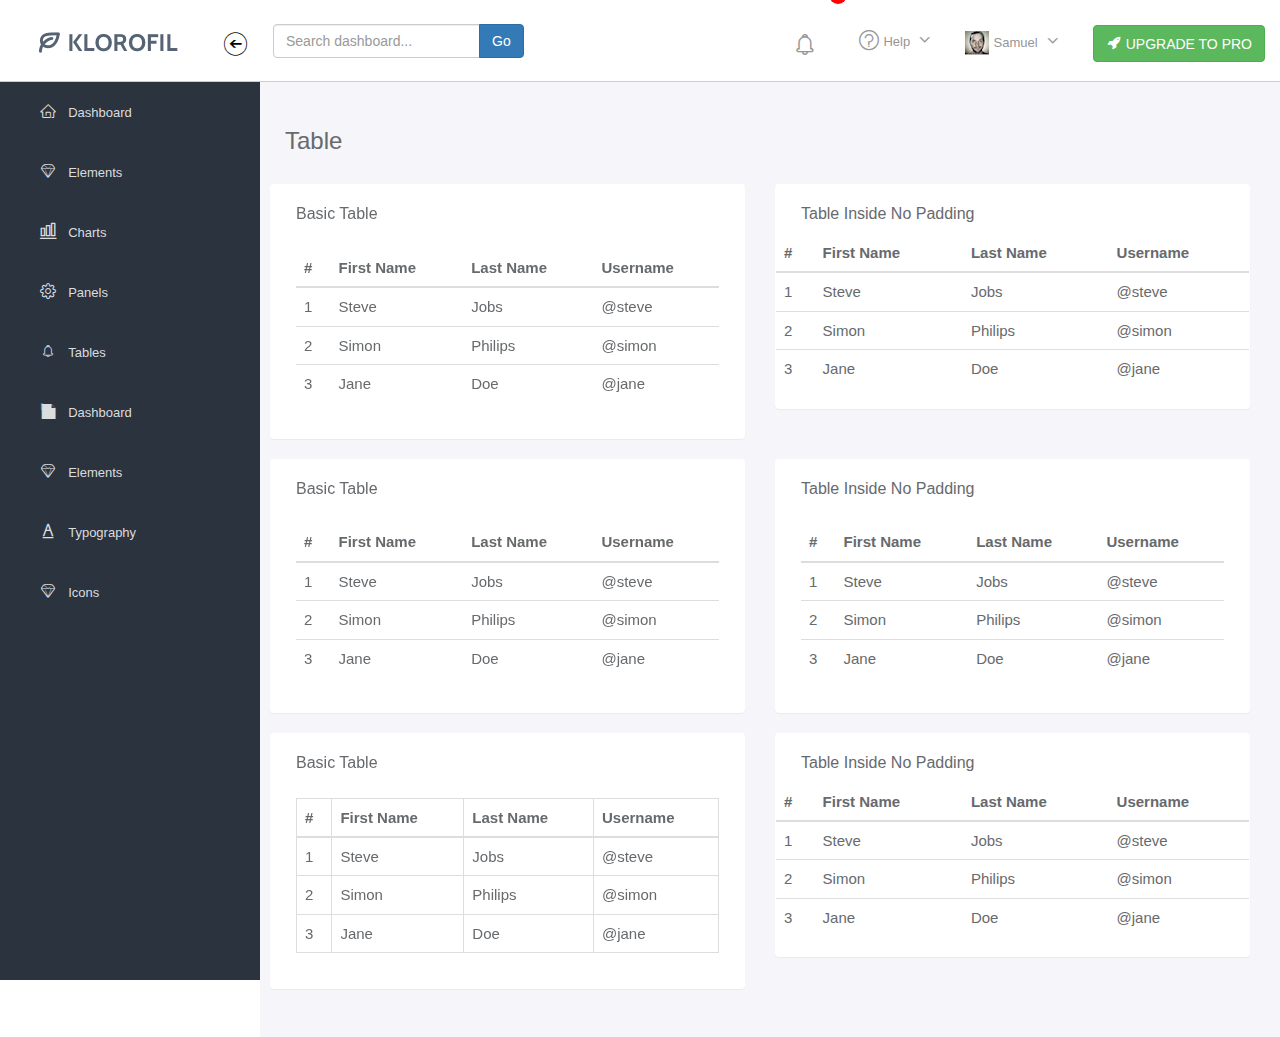
<file: Tables.html>
<!doctype html>
<html lang="en">
<head>
	<meta charset="UTF-8">
	<title>Tables</title>
	<meta name="viewport" content="width=device-width, user-scalable=no, initial-scale=1.0, maximum-scale=1.0, minimum-scale=1.0">
	<link rel="stylesheet" type="text/css" href="css/bootstrap.min.css">
	<link rel="stylesheet" type="text/css" href="css/Tables.css">
	<link rel="stylesheet" type="text/css" href="css/iconfont.css">
</head>
<body>
	<!-- header -->

		<header>
			<div class="header-top">
				<div class="header-left">
					<a href="#"><img src="img/logo-dark.png"></a>
				</div>
				<div class="header-left-a">
					<i class="iconfont icon-yq-jt-l"></i>
				</div>

			    <form class="navbar-form navbar-left">
					<div class="input-group">
						<input type="text" class="form-control" placeholder="Search dashboard...">
						<span class="input-group-btn"><button type="button" class="btn btn-primary">Go</button></span>
					</div>
				</form>

			    <div class="header-right">
			    	<a href="#">
			    		<button type="button" class="btn btn-success">
			    		<i class="iconfont icon-huojian"></i>  
			    			UPGRADE TO PRO
			    		</button>
			    	</a>
			    </div>
			 
					<div class="nav-right">
						<ul class="nav-right-a">
							<li class="right-a">
								<a href="#">
									<i class="iconfont icon-ling"></i>
									<span class="span-ico">5</span>
								</a>
							</li>
							<li class="right-a right-as">
								<a href="#">
									<i class="iconfont icon-wenhao"></i>
									<span class="span-icc">Help</span> 
									<i class="iconfont icon-arrow-down"></i>
								</a>
								<div id="right-sd"  style="display: none;">
								<ul class="right-sev">
									<li><a href="#">Basic Use</a></li>
									<li><a href="#">Working With Data</a></li>
									<li><a href="#">Security</a></li>
									<li><a href="#">Troubleshooting</a></li>
								</ul>
							</div>	
							</li>
							
							<li class="right-a right-b">	
								<a href="#">
									<img src="img/user.png">
									 <span class="span-icc">Samuel</span> 
									<i class="iconfont icon-arrow-down"></i>
								</a>	
								<div id="right-sdf"  style="display: none;">
								<ul class="right-sev">
									<li>
										<i class="iconfont icon-gerenzhongxin-xuanzhongxin"></i>
										<span>My Profile</span>
									</li>
									<li>
										<i class="iconfont icon-xinfeng"></i>
										<span>Message</span>
									</li>
									<li>
										<i class="iconfont icon-shezhi1"></i>
										<span>Settings</span>
									</li>
									<li>
										<i class="iconfont icon-daoru"></i>
										<span>Logout</span>
									</li>
								</ul>
							</div>						
							</li>
						</ul>
					</div>
			</div>	
		</header>

		<!-- section-left -->
		<div class="section-left">
			<ul>
				<li class="btns">
					<a href="index.html" class="active">
						<i class="iconfont icon-fangzi"></i>
						<span >Dashboard</span>
					</a>
				</li>
				<li class="btns">
					<a href="elements.html">
						<i class="iconfont icon-zuanshi"></i>
						<span>Elements</span>
					</a>
				</li>
				<li class="btns">
					<a href="Charts.html">
						<i class="iconfont icon-shutab"></i>
						<span>Charts</span>
					</a>
				</li>
				<li class="btns">
					<a href="panels.html">
						<i class="iconfont icon-shezhi1"></i>
						<span>Panels</span>
					</a>
				</li>
				<li class="btns">
					<a href="Tables.html">
						<i class="iconfont icon-ling"></i>
						<span>Tables</span>
					</a>
				</li>
				<li class="btns">
					<a href="#">
						<i class="iconfont icon-shu"></i>
						<span>Dashboard</span>
					</a>
				</li>
				<li class="btns">
					<a href="#">
						<i class="iconfont icon-zuanshi"></i>
						<span>Elements</span>
					</a>
				</li>
				<li class="btns">
					<a href="#">
						<i class="iconfont icon-A"></i>
						<span>Typography</span>
					</a>
				</li>
				<li class="btns">
					<a href="#">
						<i class="iconfont icon-zuanshi"></i>
						<span>Icons</span>
					</a>
				</li>
			</ul>
		</div>
		
		<!-- main -->
		<div class="main">
			<div class="main-content">
				<div class="main-fluid">
					<h3 class="page-title">Table</h3>
				</div>

				<div class="row">
					<div class="col-md-6">
						<div class="panel">
							<div class="panel-heading">
								<h3 class="panel-title">Basic Table</h3>
							</div>
							<div class="panel-body">
								<table class="table"> 
									<thead>
										<tr>
											<th>#</th>
											<th>First Name</th>
											<th>Last Name</th>
											<th>Username</th>
										</tr>
									</thead>
									<tbody>
											<tr>
												<td>1</td>
												<td>Steve</td>
												<td>Jobs</td>
												<td>@steve</td>
											</tr>
											<tr>
												<td>2</td>
												<td>Simon</td>
												<td>Philips</td>
												<td>@simon</td>
											</tr>
											<tr>
												<td>3</td>
												<td>Jane</td>
												<td>Doe</td>
												<td>@jane</td>
											</tr>
										</tbody>
								</table>
							</div>
						</div>
					</div>

					<div class="col-md-6">
						<div class="panel">
							<div class="panel-heading">
								<h3 class="panel-title">Table Inside No Padding</h3>
							</div>
							<div class="panel-body no-padding">
								<table class="table"> 
									<thead>
										<tr>
											<th>#</th>
											<th>First Name</th>
											<th>Last Name</th>
											<th>Username</th>
										</tr>
									</thead>
									<tbody>
											<tr>
												<td>1</td>
												<td>Steve</td>
												<td>Jobs</td>
												<td>@steve</td>
											</tr>
											<tr>
												<td>2</td>
												<td>Simon</td>
												<td>Philips</td>
												<td>@simon</td>
											</tr>
											<tr>
												<td>3</td>
												<td>Jane</td>
												<td>Doe</td>
												<td>@jane</td>
											</tr>
										</tbody>
								</table>
							</div>
						</div>
					</div>
				</div>
					
				<div class="row">
					<div class="col-md-6">
						<div class="panel">
							<div class="panel-heading">
								<h3 class="panel-title">Basic Table</h3>
							</div>
							<div class="panel-body">
								<table class="table"> 
									<thead>
										<tr>
											<th>#</th>
											<th>First Name</th>
											<th>Last Name</th>
											<th>Username</th>
										</tr>
									</thead>
									<tbody>
											<tr>
												<td>1</td>
												<td>Steve</td>
												<td>Jobs</td>
												<td>@steve</td>
											</tr>
											<tr>
												<td>2</td>
												<td>Simon</td>
												<td>Philips</td>
												<td>@simon</td>
											</tr>
											<tr>
												<td>3</td>
												<td>Jane</td>
												<td>Doe</td>
												<td>@jane</td>
											</tr>
										</tbody>
								</table>
							</div>
						</div>
					</div>

					<div class="col-md-6">
						<div class="panel">
							<div class="panel-heading">
								<h3 class="panel-title">Table Inside No Padding</h3>
							</div>
							<div class="panel-body">
								<table class="table"> 
									<thead>
										<tr>
											<th>#</th>
											<th>First Name</th>
											<th>Last Name</th>
											<th>Username</th>
										</tr>
									</thead>
									<tbody>
											<tr>
												<td>1</td>
												<td>Steve</td>
												<td>Jobs</td>
												<td>@steve</td>
											</tr>
											<tr>
												<td>2</td>
												<td>Simon</td>
												<td>Philips</td>
												<td>@simon</td>
											</tr>
											<tr>
												<td>3</td>
												<td>Jane</td>
												<td>Doe</td>
												<td>@jane</td>
											</tr>
										</tbody>
								</table>
							</div>
						</div>
					</div>
				</div>
				
				<div class="row">
					<div class="col-md-6">
						<div class="panel">
							<div class="panel-heading">
								<h3 class="panel-title">Basic Table</h3>
							</div>
							<div class="panel-body">
								<table class="table table-bordered"> 
									<thead>
										<tr>
											<th>#</th>
											<th>First Name</th>
											<th>Last Name</th>
											<th>Username</th>
										</tr>
									</thead>
									<tbody>
											<tr>
												<td>1</td>
												<td>Steve</td>
												<td>Jobs</td>
												<td>@steve</td>
											</tr>
											<tr>
												<td>2</td>
												<td>Simon</td>
												<td>Philips</td>
												<td>@simon</td>
											</tr>
											<tr>
												<td>3</td>
												<td>Jane</td>
												<td>Doe</td>
												<td>@jane</td>
											</tr>
										</tbody>
								</table>
							</div>
						</div>
					</div>

					<div class="col-md-6">
						<div class="panel">
							<div class="panel-heading">
								<h3 class="panel-title">Table Inside No Padding</h3>
							</div>
							<div class="panel-body no-padding">
								<table class="table"> 
									<thead>
										<tr>
											<th>#</th>
											<th>First Name</th>
											<th>Last Name</th>
											<th>Username</th>
										</tr>
									</thead>
									<tbody>
											<tr>
												<td>1</td>
												<td>Steve</td>
												<td>Jobs</td>
												<td>@steve</td>
											</tr>
											<tr>
												<td>2</td>
												<td>Simon</td>
												<td>Philips</td>
												<td>@simon</td>
											</tr>
											<tr>
												<td>3</td>
												<td>Jane</td>
												<td>Doe</td>
												<td>@jane</td>
											</tr>
										</tbody>
								</table>
							</div>
						</div>
					</div>
				</div>


			</div>
		</div>
</body>
</html>
<script type="text/javascript" src="js/echarts.js"></script>
<script type="text/javascript" src="js/jquery-1.8.3.min.js"></script>
<script src="https://cdn.jsdelivr.net/npm/bootstrap@3.3.7/dist/js/bootstrap.min.js"></script>
<script type="text/javascript" src="js/Tables.js"></script>
</file>
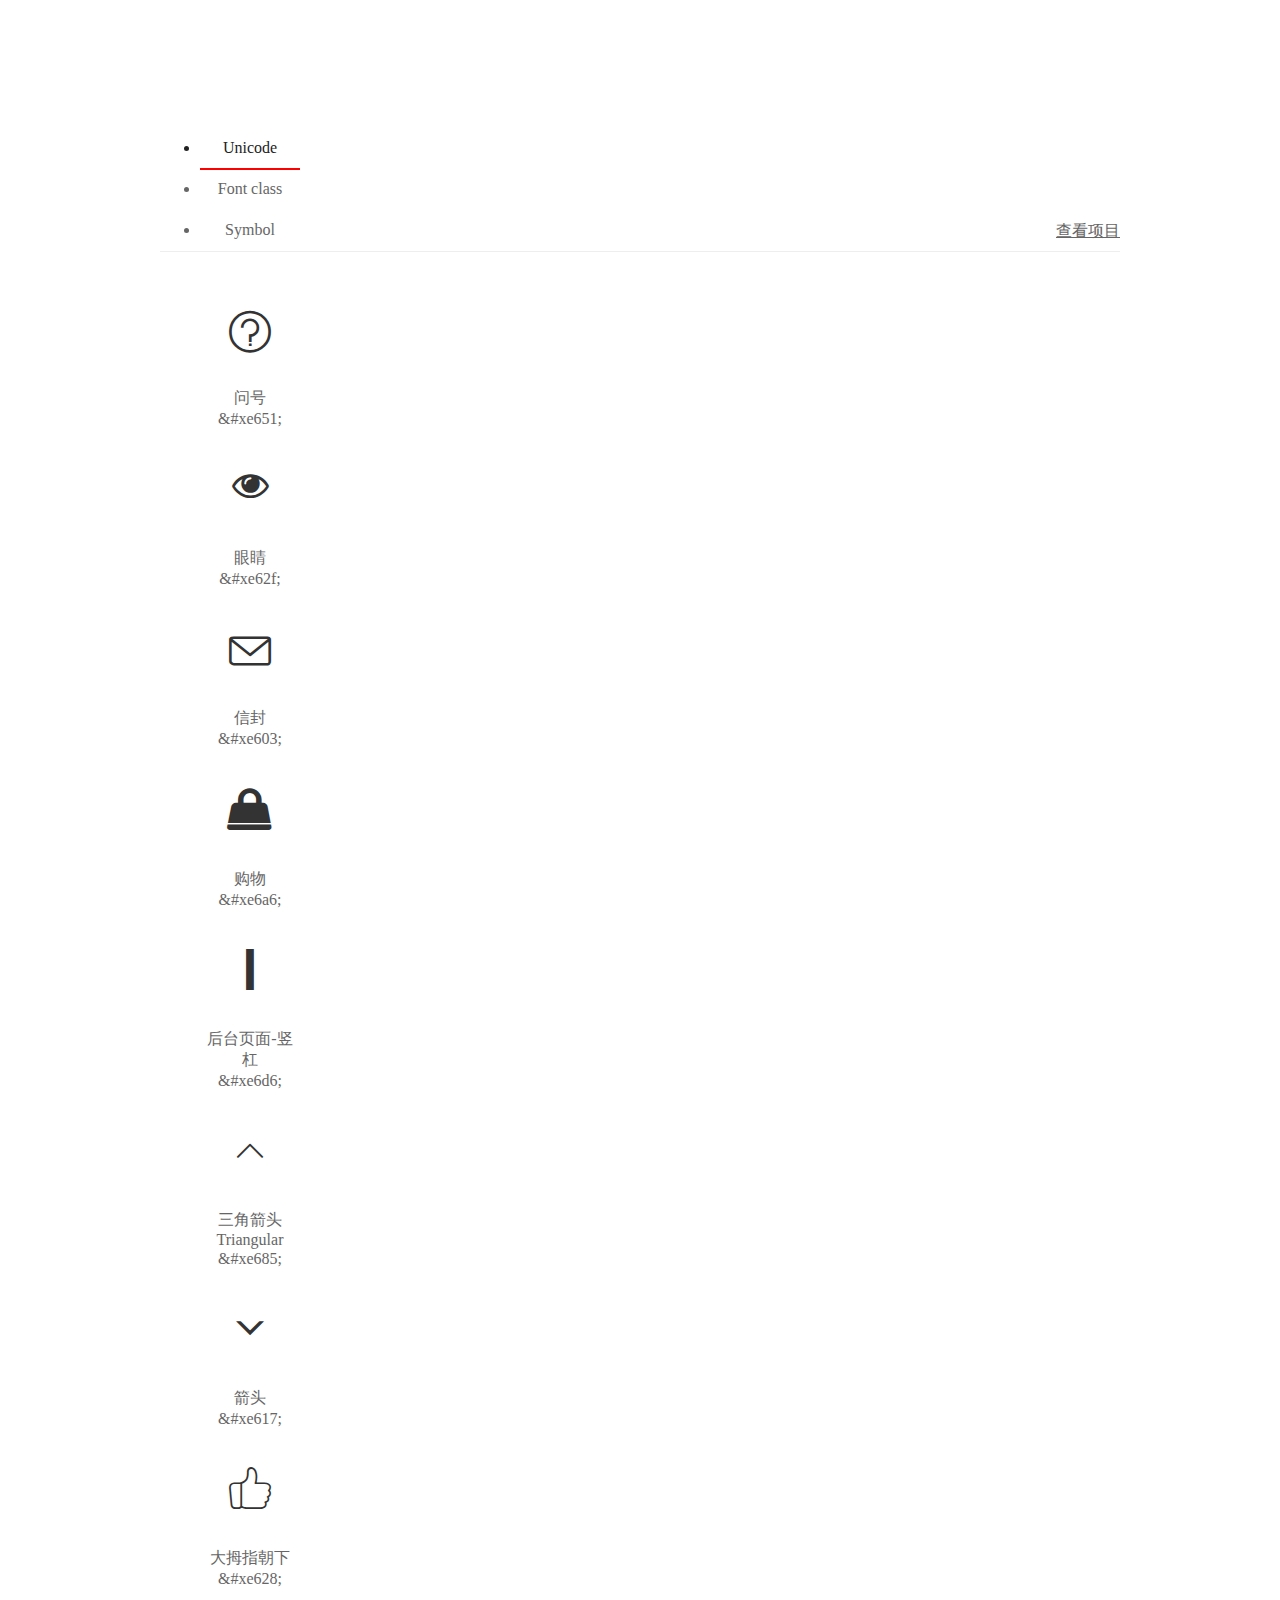
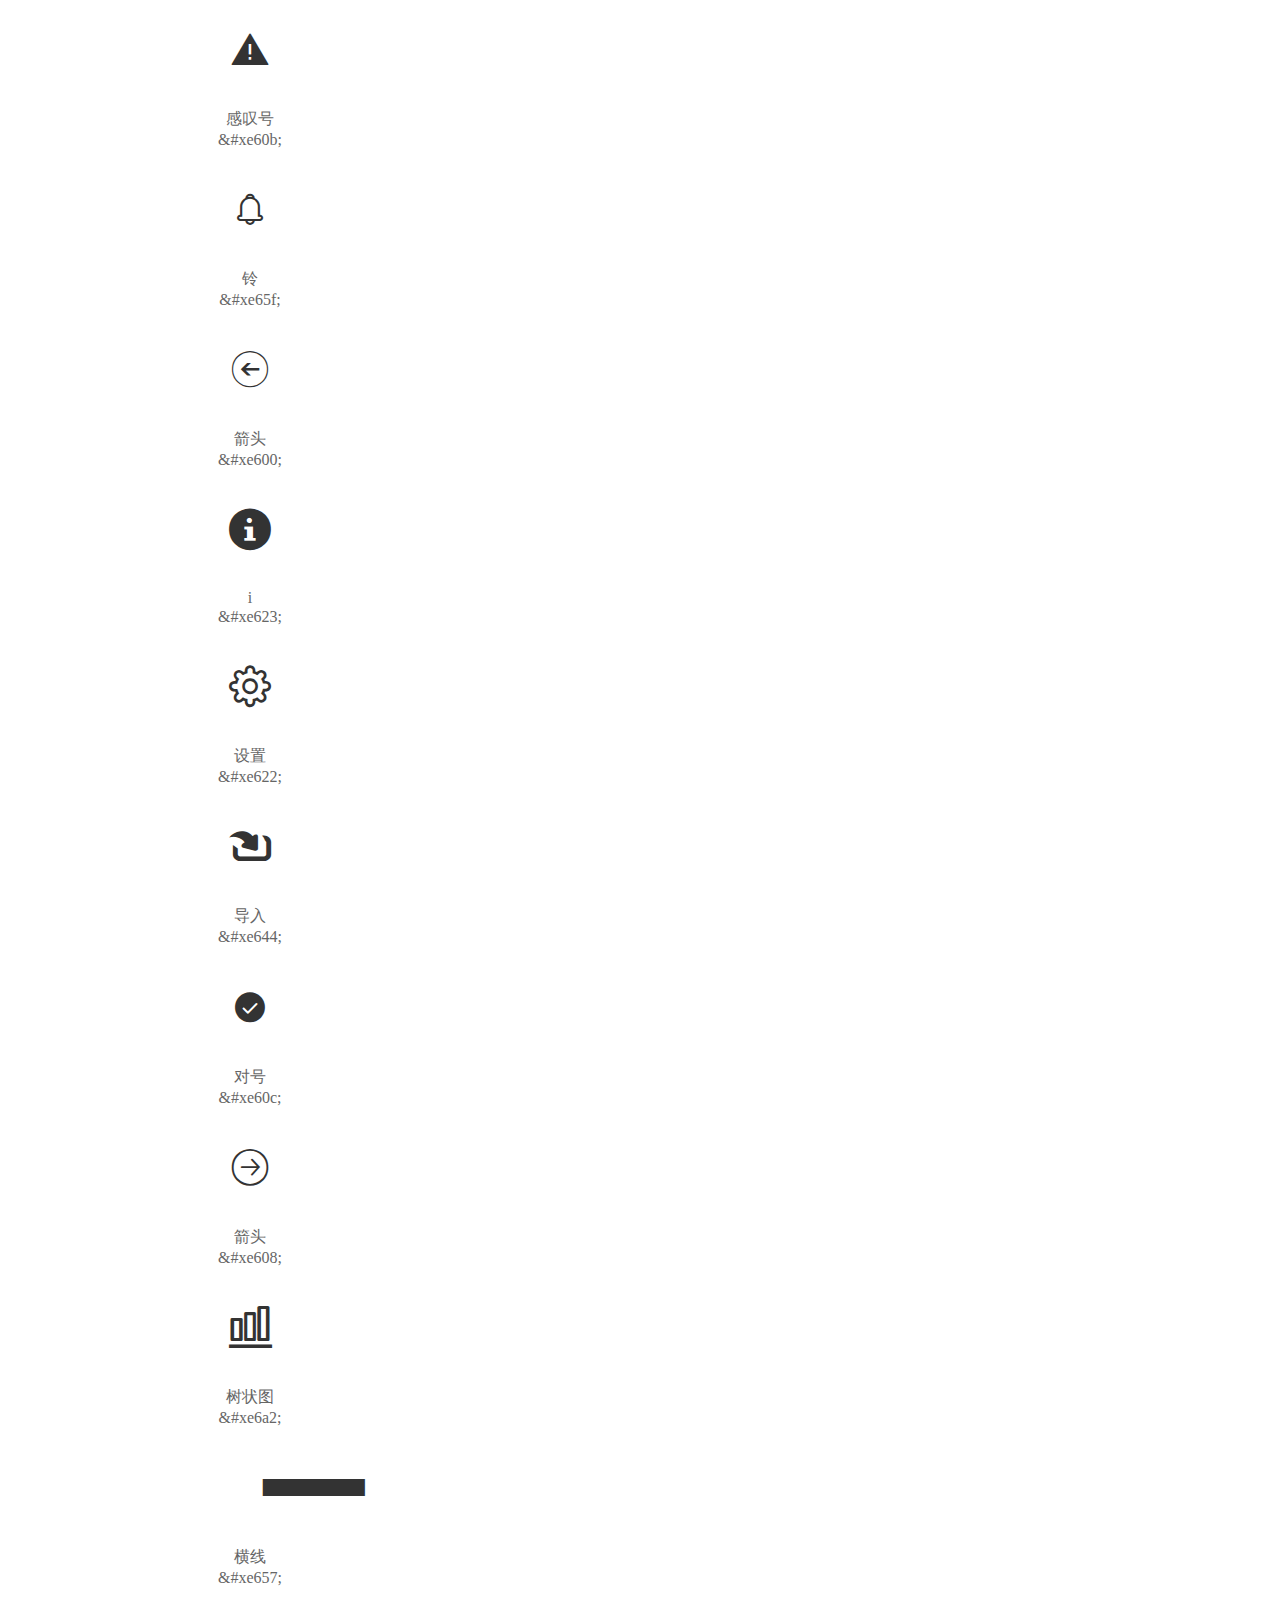
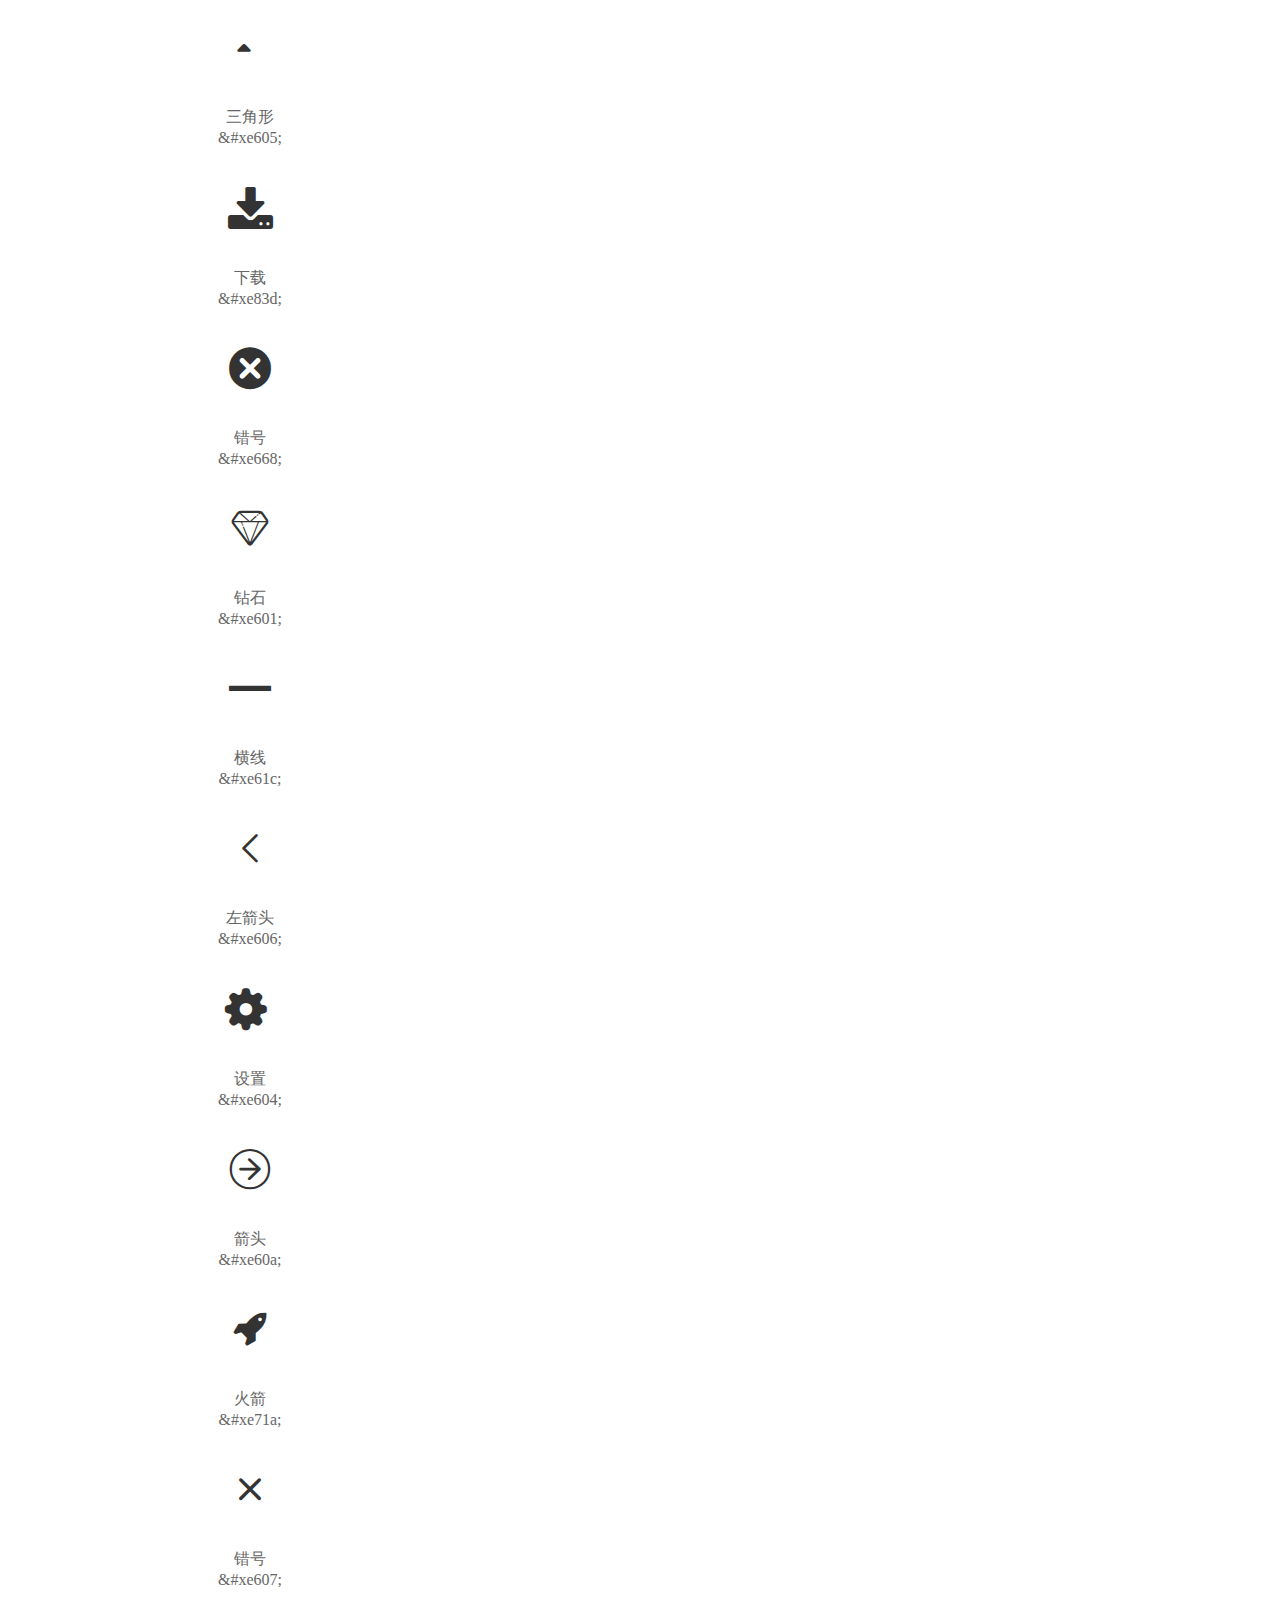
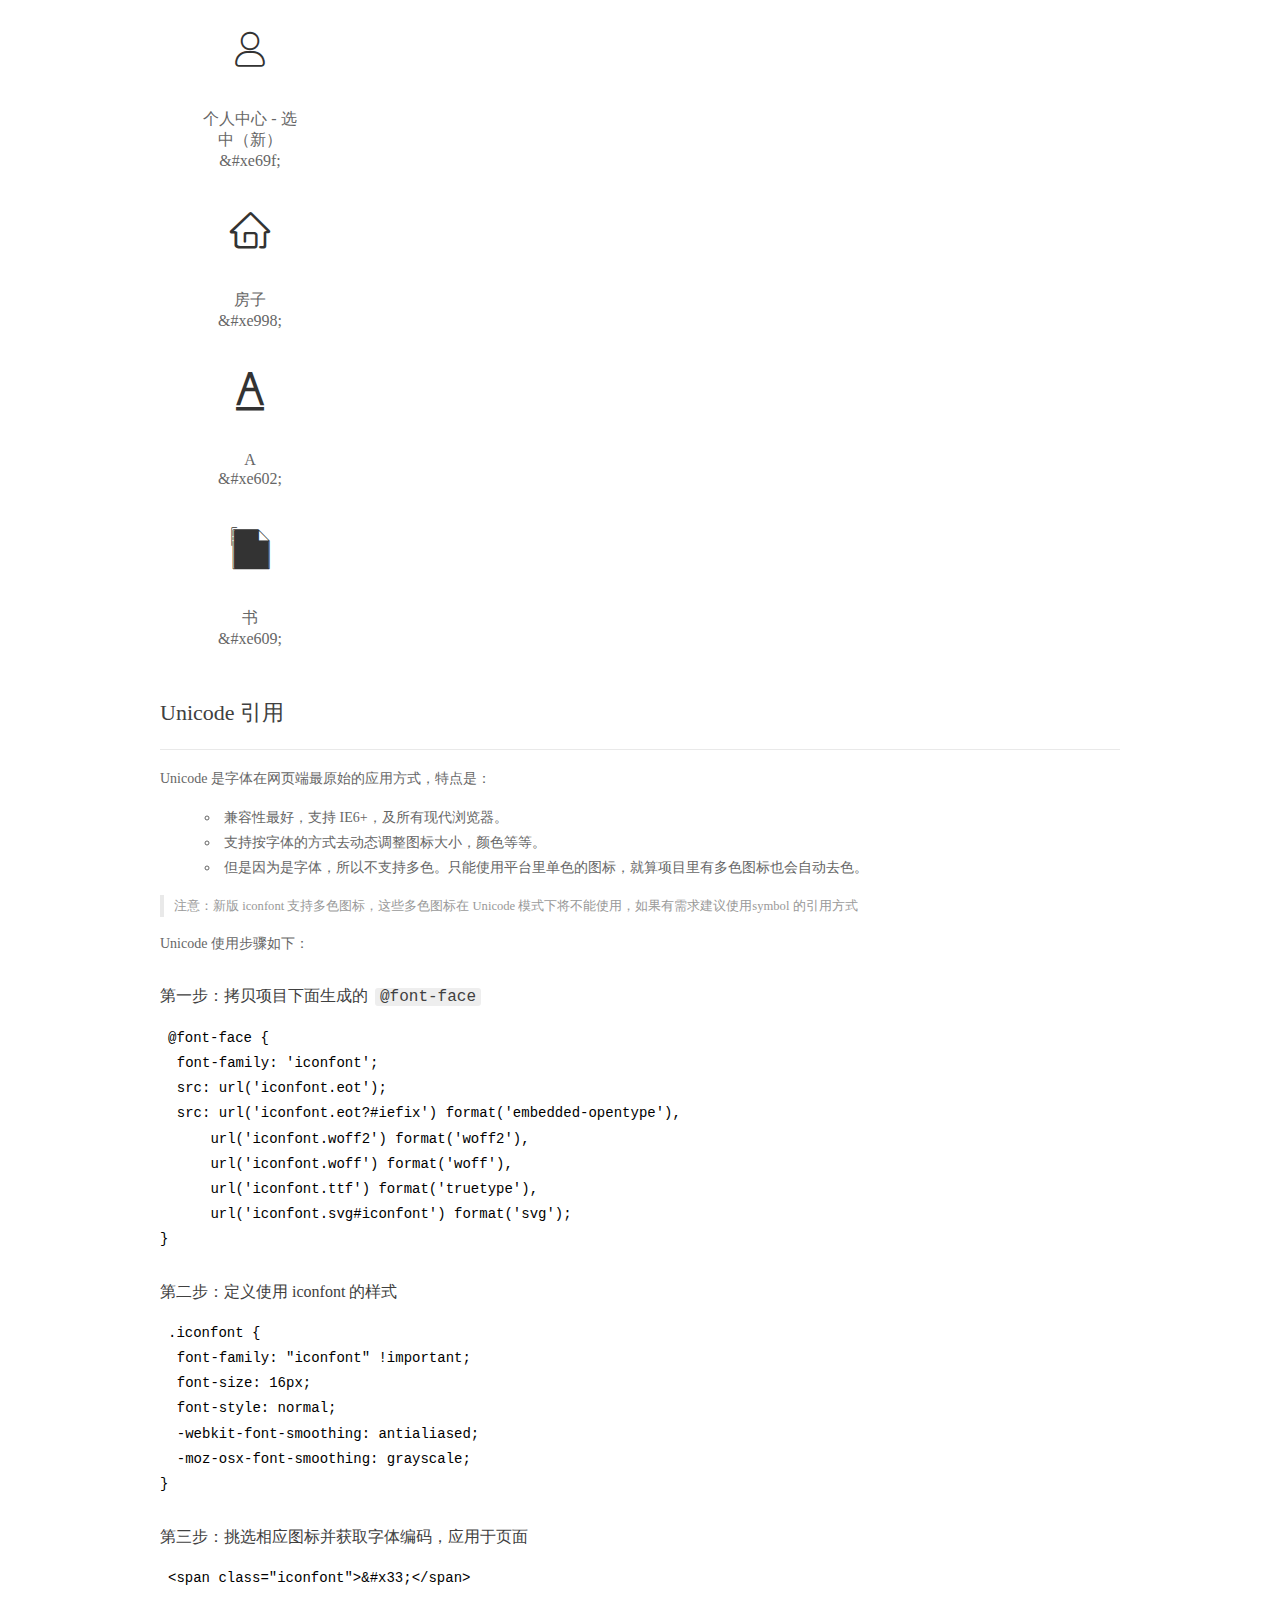
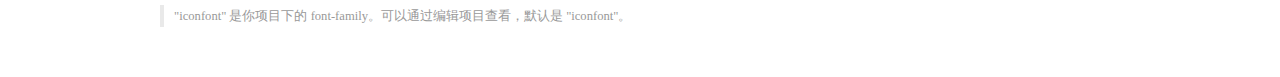
<file: font/demo_index.html>
<!DOCTYPE html>
<html>
<head>
  <meta charset="utf-8"/>
  <title>IconFont Demo</title>
  <link rel="shortcut icon" href="https://gtms04.alicdn.com/tps/i4/TB1_oz6GVXXXXaFXpXXJDFnIXXX-64-64.ico" type="image/x-icon"/>
  <link rel="stylesheet" href="https://g.alicdn.com/thx/cube/1.3.2/cube.min.css">
  <link rel="stylesheet" href="demo.css">
  <link rel="stylesheet" href="iconfont.css">
  <script src="iconfont.js"></script>
  <!-- jQuery -->
  <script src="https://a1.alicdn.com/oss/uploads/2018/12/26/7bfddb60-08e8-11e9-9b04-53e73bb6408b.js"></script>
  <!-- 代码高亮 -->
  <script src="https://a1.alicdn.com/oss/uploads/2018/12/26/a3f714d0-08e6-11e9-8a15-ebf944d7534c.js"></script>
</head>
<body>
  <div class="main">
    <h1 class="logo"><a href="https://www.iconfont.cn/" title="iconfont 首页" target="_blank">&#xe86b;</a></h1>
    <div class="nav-tabs">
      <ul id="tabs" class="dib-box">
        <li class="dib active"><span>Unicode</span></li>
        <li class="dib"><span>Font class</span></li>
        <li class="dib"><span>Symbol</span></li>
      </ul>
      
      <a href="https://www.iconfont.cn/manage/index?manage_type=myprojects&projectId=1078288" target="_blank" class="nav-more">查看项目</a>
      
    </div>
    <div class="tab-container">
      <div class="content unicode" style="display: block;">
          <ul class="icon_lists dib-box">
          
            <li class="dib">
              <span class="icon iconfont">&#xe651;</span>
                <div class="name">问号</div>
                <div class="code-name">&amp;#xe651;</div>
              </li>
          
            <li class="dib">
              <span class="icon iconfont">&#xe62f;</span>
                <div class="name">眼睛</div>
                <div class="code-name">&amp;#xe62f;</div>
              </li>
          
            <li class="dib">
              <span class="icon iconfont">&#xe603;</span>
                <div class="name">信封</div>
                <div class="code-name">&amp;#xe603;</div>
              </li>
          
            <li class="dib">
              <span class="icon iconfont">&#xe6a6;</span>
                <div class="name">购物</div>
                <div class="code-name">&amp;#xe6a6;</div>
              </li>
          
            <li class="dib">
              <span class="icon iconfont">&#xe6d6;</span>
                <div class="name">后台页面-竖杠</div>
                <div class="code-name">&amp;#xe6d6;</div>
              </li>
          
            <li class="dib">
              <span class="icon iconfont">&#xe685;</span>
                <div class="name">三角箭头 Triangular</div>
                <div class="code-name">&amp;#xe685;</div>
              </li>
          
            <li class="dib">
              <span class="icon iconfont">&#xe617;</span>
                <div class="name">箭头</div>
                <div class="code-name">&amp;#xe617;</div>
              </li>
          
            <li class="dib">
              <span class="icon iconfont">&#xe628;</span>
                <div class="name">大拇指朝下</div>
                <div class="code-name">&amp;#xe628;</div>
              </li>
          
            <li class="dib">
              <span class="icon iconfont">&#xe60b;</span>
                <div class="name">感叹号</div>
                <div class="code-name">&amp;#xe60b;</div>
              </li>
          
            <li class="dib">
              <span class="icon iconfont">&#xe65f;</span>
                <div class="name">铃</div>
                <div class="code-name">&amp;#xe65f;</div>
              </li>
          
            <li class="dib">
              <span class="icon iconfont">&#xe600;</span>
                <div class="name">箭头</div>
                <div class="code-name">&amp;#xe600;</div>
              </li>
          
            <li class="dib">
              <span class="icon iconfont">&#xe623;</span>
                <div class="name">i</div>
                <div class="code-name">&amp;#xe623;</div>
              </li>
          
            <li class="dib">
              <span class="icon iconfont">&#xe622;</span>
                <div class="name">设置</div>
                <div class="code-name">&amp;#xe622;</div>
              </li>
          
            <li class="dib">
              <span class="icon iconfont">&#xe644;</span>
                <div class="name">导入</div>
                <div class="code-name">&amp;#xe644;</div>
              </li>
          
            <li class="dib">
              <span class="icon iconfont">&#xe60c;</span>
                <div class="name">对号</div>
                <div class="code-name">&amp;#xe60c;</div>
              </li>
          
            <li class="dib">
              <span class="icon iconfont">&#xe608;</span>
                <div class="name">箭头</div>
                <div class="code-name">&amp;#xe608;</div>
              </li>
          
            <li class="dib">
              <span class="icon iconfont">&#xe6a2;</span>
                <div class="name">树状图</div>
                <div class="code-name">&amp;#xe6a2;</div>
              </li>
          
            <li class="dib">
              <span class="icon iconfont">&#xe657;</span>
                <div class="name">横线</div>
                <div class="code-name">&amp;#xe657;</div>
              </li>
          
            <li class="dib">
              <span class="icon iconfont">&#xe605;</span>
                <div class="name">三角形</div>
                <div class="code-name">&amp;#xe605;</div>
              </li>
          
            <li class="dib">
              <span class="icon iconfont">&#xe83d;</span>
                <div class="name">下载</div>
                <div class="code-name">&amp;#xe83d;</div>
              </li>
          
            <li class="dib">
              <span class="icon iconfont">&#xe668;</span>
                <div class="name">错号</div>
                <div class="code-name">&amp;#xe668;</div>
              </li>
          
            <li class="dib">
              <span class="icon iconfont">&#xe601;</span>
                <div class="name">钻石</div>
                <div class="code-name">&amp;#xe601;</div>
              </li>
          
            <li class="dib">
              <span class="icon iconfont">&#xe61c;</span>
                <div class="name">横线</div>
                <div class="code-name">&amp;#xe61c;</div>
              </li>
          
            <li class="dib">
              <span class="icon iconfont">&#xe606;</span>
                <div class="name">左箭头</div>
                <div class="code-name">&amp;#xe606;</div>
              </li>
          
            <li class="dib">
              <span class="icon iconfont">&#xe604;</span>
                <div class="name">设置</div>
                <div class="code-name">&amp;#xe604;</div>
              </li>
          
            <li class="dib">
              <span class="icon iconfont">&#xe60a;</span>
                <div class="name">箭头</div>
                <div class="code-name">&amp;#xe60a;</div>
              </li>
          
            <li class="dib">
              <span class="icon iconfont">&#xe71a;</span>
                <div class="name">火箭</div>
                <div class="code-name">&amp;#xe71a;</div>
              </li>
          
            <li class="dib">
              <span class="icon iconfont">&#xe607;</span>
                <div class="name">错号</div>
                <div class="code-name">&amp;#xe607;</div>
              </li>
          
            <li class="dib">
              <span class="icon iconfont">&#xe69f;</span>
                <div class="name">个人中心 - 选中（新）</div>
                <div class="code-name">&amp;#xe69f;</div>
              </li>
          
            <li class="dib">
              <span class="icon iconfont">&#xe998;</span>
                <div class="name">房子</div>
                <div class="code-name">&amp;#xe998;</div>
              </li>
          
            <li class="dib">
              <span class="icon iconfont">&#xe602;</span>
                <div class="name">A</div>
                <div class="code-name">&amp;#xe602;</div>
              </li>
          
            <li class="dib">
              <span class="icon iconfont">&#xe609;</span>
                <div class="name">书</div>
                <div class="code-name">&amp;#xe609;</div>
              </li>
          
          </ul>
          <div class="article markdown">
          <h2 id="unicode-">Unicode 引用</h2>
          <hr>

          <p>Unicode 是字体在网页端最原始的应用方式，特点是：</p>
          <ul>
            <li>兼容性最好，支持 IE6+，及所有现代浏览器。</li>
            <li>支持按字体的方式去动态调整图标大小，颜色等等。</li>
            <li>但是因为是字体，所以不支持多色。只能使用平台里单色的图标，就算项目里有多色图标也会自动去色。</li>
          </ul>
          <blockquote>
            <p>注意：新版 iconfont 支持多色图标，这些多色图标在 Unicode 模式下将不能使用，如果有需求建议使用symbol 的引用方式</p>
          </blockquote>
          <p>Unicode 使用步骤如下：</p>
          <h3 id="-font-face">第一步：拷贝项目下面生成的 <code>@font-face</code></h3>
<pre><code class="language-css"
>@font-face {
  font-family: 'iconfont';
  src: url('iconfont.eot');
  src: url('iconfont.eot?#iefix') format('embedded-opentype'),
      url('iconfont.woff2') format('woff2'),
      url('iconfont.woff') format('woff'),
      url('iconfont.ttf') format('truetype'),
      url('iconfont.svg#iconfont') format('svg');
}
</code></pre>
          <h3 id="-iconfont-">第二步：定义使用 iconfont 的样式</h3>
<pre><code class="language-css"
>.iconfont {
  font-family: "iconfont" !important;
  font-size: 16px;
  font-style: normal;
  -webkit-font-smoothing: antialiased;
  -moz-osx-font-smoothing: grayscale;
}
</code></pre>
          <h3 id="-">第三步：挑选相应图标并获取字体编码，应用于页面</h3>
<pre>
<code class="language-html"
>&lt;span class="iconfont"&gt;&amp;#x33;&lt;/span&gt;
</code></pre>
          <blockquote>
            <p>"iconfont" 是你项目下的 font-family。可以通过编辑项目查看，默认是 "iconfont"。</p>
          </blockquote>
          </div>
      </div>
      <div class="content font-class">
        <ul class="icon_lists dib-box">
          
          <li class="dib">
            <span class="icon iconfont icon-wenhao"></span>
            <div class="name">
              问号
            </div>
            <div class="code-name">.icon-wenhao
            </div>
          </li>
          
          <li class="dib">
            <span class="icon iconfont icon-yanjing"></span>
            <div class="name">
              眼睛
            </div>
            <div class="code-name">.icon-yanjing
            </div>
          </li>
          
          <li class="dib">
            <span class="icon iconfont icon-xinfeng"></span>
            <div class="name">
              信封
            </div>
            <div class="code-name">.icon-xinfeng
            </div>
          </li>
          
          <li class="dib">
            <span class="icon iconfont icon-gouwu"></span>
            <div class="name">
              购物
            </div>
            <div class="code-name">.icon-gouwu
            </div>
          </li>
          
          <li class="dib">
            <span class="icon iconfont icon-shugang"></span>
            <div class="name">
              后台页面-竖杠
            </div>
            <div class="code-name">.icon-shugang
            </div>
          </li>
          
          <li class="dib">
            <span class="icon iconfont icon-sanjiaojiantoutriangular-copy"></span>
            <div class="name">
              三角箭头 Triangular
            </div>
            <div class="code-name">.icon-sanjiaojiantoutriangular-copy
            </div>
          </li>
          
          <li class="dib">
            <span class="icon iconfont icon-arrow-down"></span>
            <div class="name">
              箭头
            </div>
            <div class="code-name">.icon-arrow-down
            </div>
          </li>
          
          <li class="dib">
            <span class="icon iconfont icon-damuzhizhaoxia"></span>
            <div class="name">
              大拇指朝下
            </div>
            <div class="code-name">.icon-damuzhizhaoxia
            </div>
          </li>
          
          <li class="dib">
            <span class="icon iconfont icon-plaint-new-fill"></span>
            <div class="name">
              感叹号
            </div>
            <div class="code-name">.icon-plaint-new-fill
            </div>
          </li>
          
          <li class="dib">
            <span class="icon iconfont icon-ling"></span>
            <div class="name">
              铃
            </div>
            <div class="code-name">.icon-ling
            </div>
          </li>
          
          <li class="dib">
            <span class="icon iconfont icon-yq-jt-l"></span>
            <div class="name">
              箭头
            </div>
            <div class="code-name">.icon-yq-jt-l
            </div>
          </li>
          
          <li class="dib">
            <span class="icon iconfont icon-i"></span>
            <div class="name">
              i
            </div>
            <div class="code-name">.icon-i
            </div>
          </li>
          
          <li class="dib">
            <span class="icon iconfont icon-shezhi1"></span>
            <div class="name">
              设置
            </div>
            <div class="code-name">.icon-shezhi1
            </div>
          </li>
          
          <li class="dib">
            <span class="icon iconfont icon-daoru"></span>
            <div class="name">
              导入
            </div>
            <div class="code-name">.icon-daoru
            </div>
          </li>
          
          <li class="dib">
            <span class="icon iconfont icon-duihao"></span>
            <div class="name">
              对号
            </div>
            <div class="code-name">.icon-duihao
            </div>
          </li>
          
          <li class="dib">
            <span class="icon iconfont icon-jiantou"></span>
            <div class="name">
              箭头
            </div>
            <div class="code-name">.icon-jiantou
            </div>
          </li>
          
          <li class="dib">
            <span class="icon iconfont icon-shutab"></span>
            <div class="name">
              树状图
            </div>
            <div class="code-name">.icon-shutab
            </div>
          </li>
          
          <li class="dib">
            <span class="icon iconfont icon-hengxian"></span>
            <div class="name">
              横线
            </div>
            <div class="code-name">.icon-hengxian
            </div>
          </li>
          
          <li class="dib">
            <span class="icon iconfont icon-sanjiaoxing"></span>
            <div class="name">
              三角形
            </div>
            <div class="code-name">.icon-sanjiaoxing
            </div>
          </li>
          
          <li class="dib">
            <span class="icon iconfont icon-xiazai"></span>
            <div class="name">
              下载
            </div>
            <div class="code-name">.icon-xiazai
            </div>
          </li>
          
          <li class="dib">
            <span class="icon iconfont icon-cuohao1"></span>
            <div class="name">
              错号
            </div>
            <div class="code-name">.icon-cuohao1
            </div>
          </li>
          
          <li class="dib">
            <span class="icon iconfont icon-zuanshi"></span>
            <div class="name">
              钻石
            </div>
            <div class="code-name">.icon-zuanshi
            </div>
          </li>
          
          <li class="dib">
            <span class="icon iconfont icon-hengxian1"></span>
            <div class="name">
              横线
            </div>
            <div class="code-name">.icon-hengxian1
            </div>
          </li>
          
          <li class="dib">
            <span class="icon iconfont icon-right"></span>
            <div class="name">
              左箭头
            </div>
            <div class="code-name">.icon-right
            </div>
          </li>
          
          <li class="dib">
            <span class="icon iconfont icon-shezhi"></span>
            <div class="name">
              设置
            </div>
            <div class="code-name">.icon-shezhi
            </div>
          </li>
          
          <li class="dib">
            <span class="icon iconfont icon-jiantou-copy-copy-copy"></span>
            <div class="name">
              箭头
            </div>
            <div class="code-name">.icon-jiantou-copy-copy-copy
            </div>
          </li>
          
          <li class="dib">
            <span class="icon iconfont icon-huojian"></span>
            <div class="name">
              火箭
            </div>
            <div class="code-name">.icon-huojian
            </div>
          </li>
          
          <li class="dib">
            <span class="icon iconfont icon-cuohao"></span>
            <div class="name">
              错号
            </div>
            <div class="code-name">.icon-cuohao
            </div>
          </li>
          
          <li class="dib">
            <span class="icon iconfont icon-gerenzhongxin-xuanzhongxin"></span>
            <div class="name">
              个人中心 - 选中（新）
            </div>
            <div class="code-name">.icon-gerenzhongxin-xuanzhongxin
            </div>
          </li>
          
          <li class="dib">
            <span class="icon iconfont icon-fangzi"></span>
            <div class="name">
              房子
            </div>
            <div class="code-name">.icon-fangzi
            </div>
          </li>
          
          <li class="dib">
            <span class="icon iconfont icon-A"></span>
            <div class="name">
              A
            </div>
            <div class="code-name">.icon-A
            </div>
          </li>
          
          <li class="dib">
            <span class="icon iconfont icon-shu"></span>
            <div class="name">
              书
            </div>
            <div class="code-name">.icon-shu
            </div>
          </li>
          
        </ul>
        <div class="article markdown">
        <h2 id="font-class-">font-class 引用</h2>
        <hr>

        <p>font-class 是 Unicode 使用方式的一种变种，主要是解决 Unicode 书写不直观，语意不明确的问题。</p>
        <p>与 Unicode 使用方式相比，具有如下特点：</p>
        <ul>
          <li>兼容性良好，支持 IE8+，及所有现代浏览器。</li>
          <li>相比于 Unicode 语意明确，书写更直观。可以很容易分辨这个 icon 是什么。</li>
          <li>因为使用 class 来定义图标，所以当要替换图标时，只需要修改 class 里面的 Unicode 引用。</li>
          <li>不过因为本质上还是使用的字体，所以多色图标还是不支持的。</li>
        </ul>
        <p>使用步骤如下：</p>
        <h3 id="-fontclass-">第一步：引入项目下面生成的 fontclass 代码：</h3>
<pre><code class="language-html">&lt;link rel="stylesheet" href="./iconfont.css"&gt;
</code></pre>
        <h3 id="-">第二步：挑选相应图标并获取类名，应用于页面：</h3>
<pre><code class="language-html">&lt;span class="iconfont icon-xxx"&gt;&lt;/span&gt;
</code></pre>
        <blockquote>
          <p>"
            iconfont" 是你项目下的 font-family。可以通过编辑项目查看，默认是 "iconfont"。</p>
        </blockquote>
      </div>
      </div>
      <div class="content symbol">
          <ul class="icon_lists dib-box">
          
            <li class="dib">
                <svg class="icon svg-icon" aria-hidden="true">
                  <use xlink:href="#icon-wenhao"></use>
                </svg>
                <div class="name">问号</div>
                <div class="code-name">#icon-wenhao</div>
            </li>
          
            <li class="dib">
                <svg class="icon svg-icon" aria-hidden="true">
                  <use xlink:href="#icon-yanjing"></use>
                </svg>
                <div class="name">眼睛</div>
                <div class="code-name">#icon-yanjing</div>
            </li>
          
            <li class="dib">
                <svg class="icon svg-icon" aria-hidden="true">
                  <use xlink:href="#icon-xinfeng"></use>
                </svg>
                <div class="name">信封</div>
                <div class="code-name">#icon-xinfeng</div>
            </li>
          
            <li class="dib">
                <svg class="icon svg-icon" aria-hidden="true">
                  <use xlink:href="#icon-gouwu"></use>
                </svg>
                <div class="name">购物</div>
                <div class="code-name">#icon-gouwu</div>
            </li>
          
            <li class="dib">
                <svg class="icon svg-icon" aria-hidden="true">
                  <use xlink:href="#icon-shugang"></use>
                </svg>
                <div class="name">后台页面-竖杠</div>
                <div class="code-name">#icon-shugang</div>
            </li>
          
            <li class="dib">
                <svg class="icon svg-icon" aria-hidden="true">
                  <use xlink:href="#icon-sanjiaojiantoutriangular-copy"></use>
                </svg>
                <div class="name">三角箭头 Triangular</div>
                <div class="code-name">#icon-sanjiaojiantoutriangular-copy</div>
            </li>
          
            <li class="dib">
                <svg class="icon svg-icon" aria-hidden="true">
                  <use xlink:href="#icon-arrow-down"></use>
                </svg>
                <div class="name">箭头</div>
                <div class="code-name">#icon-arrow-down</div>
            </li>
          
            <li class="dib">
                <svg class="icon svg-icon" aria-hidden="true">
                  <use xlink:href="#icon-damuzhizhaoxia"></use>
                </svg>
                <div class="name">大拇指朝下</div>
                <div class="code-name">#icon-damuzhizhaoxia</div>
            </li>
          
            <li class="dib">
                <svg class="icon svg-icon" aria-hidden="true">
                  <use xlink:href="#icon-plaint-new-fill"></use>
                </svg>
                <div class="name">感叹号</div>
                <div class="code-name">#icon-plaint-new-fill</div>
            </li>
          
            <li class="dib">
                <svg class="icon svg-icon" aria-hidden="true">
                  <use xlink:href="#icon-ling"></use>
                </svg>
                <div class="name">铃</div>
                <div class="code-name">#icon-ling</div>
            </li>
          
            <li class="dib">
                <svg class="icon svg-icon" aria-hidden="true">
                  <use xlink:href="#icon-yq-jt-l"></use>
                </svg>
                <div class="name">箭头</div>
                <div class="code-name">#icon-yq-jt-l</div>
            </li>
          
            <li class="dib">
                <svg class="icon svg-icon" aria-hidden="true">
                  <use xlink:href="#icon-i"></use>
                </svg>
                <div class="name">i</div>
                <div class="code-name">#icon-i</div>
            </li>
          
            <li class="dib">
                <svg class="icon svg-icon" aria-hidden="true">
                  <use xlink:href="#icon-shezhi1"></use>
                </svg>
                <div class="name">设置</div>
                <div class="code-name">#icon-shezhi1</div>
            </li>
          
            <li class="dib">
                <svg class="icon svg-icon" aria-hidden="true">
                  <use xlink:href="#icon-daoru"></use>
                </svg>
                <div class="name">导入</div>
                <div class="code-name">#icon-daoru</div>
            </li>
          
            <li class="dib">
                <svg class="icon svg-icon" aria-hidden="true">
                  <use xlink:href="#icon-duihao"></use>
                </svg>
                <div class="name">对号</div>
                <div class="code-name">#icon-duihao</div>
            </li>
          
            <li class="dib">
                <svg class="icon svg-icon" aria-hidden="true">
                  <use xlink:href="#icon-jiantou"></use>
                </svg>
                <div class="name">箭头</div>
                <div class="code-name">#icon-jiantou</div>
            </li>
          
            <li class="dib">
                <svg class="icon svg-icon" aria-hidden="true">
                  <use xlink:href="#icon-shutab"></use>
                </svg>
                <div class="name">树状图</div>
                <div class="code-name">#icon-shutab</div>
            </li>
          
            <li class="dib">
                <svg class="icon svg-icon" aria-hidden="true">
                  <use xlink:href="#icon-hengxian"></use>
                </svg>
                <div class="name">横线</div>
                <div class="code-name">#icon-hengxian</div>
            </li>
          
            <li class="dib">
                <svg class="icon svg-icon" aria-hidden="true">
                  <use xlink:href="#icon-sanjiaoxing"></use>
                </svg>
                <div class="name">三角形</div>
                <div class="code-name">#icon-sanjiaoxing</div>
            </li>
          
            <li class="dib">
                <svg class="icon svg-icon" aria-hidden="true">
                  <use xlink:href="#icon-xiazai"></use>
                </svg>
                <div class="name">下载</div>
                <div class="code-name">#icon-xiazai</div>
            </li>
          
            <li class="dib">
                <svg class="icon svg-icon" aria-hidden="true">
                  <use xlink:href="#icon-cuohao1"></use>
                </svg>
                <div class="name">错号</div>
                <div class="code-name">#icon-cuohao1</div>
            </li>
          
            <li class="dib">
                <svg class="icon svg-icon" aria-hidden="true">
                  <use xlink:href="#icon-zuanshi"></use>
                </svg>
                <div class="name">钻石</div>
                <div class="code-name">#icon-zuanshi</div>
            </li>
          
            <li class="dib">
                <svg class="icon svg-icon" aria-hidden="true">
                  <use xlink:href="#icon-hengxian1"></use>
                </svg>
                <div class="name">横线</div>
                <div class="code-name">#icon-hengxian1</div>
            </li>
          
            <li class="dib">
                <svg class="icon svg-icon" aria-hidden="true">
                  <use xlink:href="#icon-right"></use>
                </svg>
                <div class="name">左箭头</div>
                <div class="code-name">#icon-right</div>
            </li>
          
            <li class="dib">
                <svg class="icon svg-icon" aria-hidden="true">
                  <use xlink:href="#icon-shezhi"></use>
                </svg>
                <div class="name">设置</div>
                <div class="code-name">#icon-shezhi</div>
            </li>
          
            <li class="dib">
                <svg class="icon svg-icon" aria-hidden="true">
                  <use xlink:href="#icon-jiantou-copy-copy-copy"></use>
                </svg>
                <div class="name">箭头</div>
                <div class="code-name">#icon-jiantou-copy-copy-copy</div>
            </li>
          
            <li class="dib">
                <svg class="icon svg-icon" aria-hidden="true">
                  <use xlink:href="#icon-huojian"></use>
                </svg>
                <div class="name">火箭</div>
                <div class="code-name">#icon-huojian</div>
            </li>
          
            <li class="dib">
                <svg class="icon svg-icon" aria-hidden="true">
                  <use xlink:href="#icon-cuohao"></use>
                </svg>
                <div class="name">错号</div>
                <div class="code-name">#icon-cuohao</div>
            </li>
          
            <li class="dib">
                <svg class="icon svg-icon" aria-hidden="true">
                  <use xlink:href="#icon-gerenzhongxin-xuanzhongxin"></use>
                </svg>
                <div class="name">个人中心 - 选中（新）</div>
                <div class="code-name">#icon-gerenzhongxin-xuanzhongxin</div>
            </li>
          
            <li class="dib">
                <svg class="icon svg-icon" aria-hidden="true">
                  <use xlink:href="#icon-fangzi"></use>
                </svg>
                <div class="name">房子</div>
                <div class="code-name">#icon-fangzi</div>
            </li>
          
            <li class="dib">
                <svg class="icon svg-icon" aria-hidden="true">
                  <use xlink:href="#icon-A"></use>
                </svg>
                <div class="name">A</div>
                <div class="code-name">#icon-A</div>
            </li>
          
            <li class="dib">
                <svg class="icon svg-icon" aria-hidden="true">
                  <use xlink:href="#icon-shu"></use>
                </svg>
                <div class="name">书</div>
                <div class="code-name">#icon-shu</div>
            </li>
          
          </ul>
          <div class="article markdown">
          <h2 id="symbol-">Symbol 引用</h2>
          <hr>

          <p>这是一种全新的使用方式，应该说这才是未来的主流，也是平台目前推荐的用法。相关介绍可以参考这篇<a href="">文章</a>
            这种用法其实是做了一个 SVG 的集合，与另外两种相比具有如下特点：</p>
          <ul>
            <li>支持多色图标了，不再受单色限制。</li>
            <li>通过一些技巧，支持像字体那样，通过 <code>font-size</code>, <code>color</code> 来调整样式。</li>
            <li>兼容性较差，支持 IE9+，及现代浏览器。</li>
            <li>浏览器渲染 SVG 的性能一般，还不如 png。</li>
          </ul>
          <p>使用步骤如下：</p>
          <h3 id="-symbol-">第一步：引入项目下面生成的 symbol 代码：</h3>
<pre><code class="language-html">&lt;script src="./iconfont.js"&gt;&lt;/script&gt;
</code></pre>
          <h3 id="-css-">第二步：加入通用 CSS 代码（引入一次就行）：</h3>
<pre><code class="language-html">&lt;style&gt;
.icon {
  width: 1em;
  height: 1em;
  vertical-align: -0.15em;
  fill: currentColor;
  overflow: hidden;
}
&lt;/style&gt;
</code></pre>
          <h3 id="-">第三步：挑选相应图标并获取类名，应用于页面：</h3>
<pre><code class="language-html">&lt;svg class="icon" aria-hidden="true"&gt;
  &lt;use xlink:href="#icon-xxx"&gt;&lt;/use&gt;
&lt;/svg&gt;
</code></pre>
          </div>
      </div>

    </div>
  </div>
  <script>
  $(document).ready(function () {
      $('.tab-container .content:first').show()

      $('#tabs li').click(function (e) {
        var tabContent = $('.tab-container .content')
        var index = $(this).index()

        if ($(this).hasClass('active')) {
          return
        } else {
          $('#tabs li').removeClass('active')
          $(this).addClass('active')

          tabContent.hide().eq(index).fadeIn()
        }
      })
    })
  </script>
</body>
</html>
</file>
<file: css/index.css>
@charset "utf-8";
/*css document*/
body,p,dl,dd,ul,ol,li,div,h1,h2,h3,h4,h5,h6,form,input,table,tr,td{
	margin:0;
	padding:0;
}
*::selection{
	background: #e67e22;
	color: white;
}
body{
	font-family: "微软雅黑",Arial;
}
ul,ol{
	list-style:none;
}
img{
	border: 0;
}
a:link{
	text-decoration: none;
}		
/*header*/

header{
	width: 100%;
	height: 82px;
    background-color: #fff;
    position: fixed;
    right: 0;
    left: 0;
    z-index: 1030;
	border-bottom: 1px solid #ccc;
}
.header-left{
	height: 60px;
	float: left;
    padding: 30px 39px;
    background-color: #fff;
}
@media screen and (max-width: 1055px) {
	header{
		height: 162px;
	}
}
@media screen and (max-width: 990px) {
	.header-left{
		display: none;
	}
	header{
		height: 82px;
	}
}
@media screen and (max-width: 835px) {
     header{
     	height: 162px;
     }
}
@media screen and (max-width: 768px) {
		.input-group{
			display: none;
		}
		.nav-right > li{
			display: table-cell;
		    width: 1%;
		    position: inherit;
		    text-align: center;
		}
}

@media screen and (max-width: 767px){
    header{
    width: 100%;
    margin: 0;
}
    .header-right{
    	margin: 55px 15px!important;
    }
    .header-left-a{
    	padding-top: 0!important;
    }
 
}
@media screen and (max-width: 641px){
	header{
		height: 134px;
	}
	.nav-right{
		display: block;
	}
	.aside-a{
		margin-top: 55px;
	}
	.header-right{
    	margin: -29px 15px!important;
    }
    .nav-right li span{
    	display: none!important;
    }
    .nav-right li .icon-arrow-down{
    	display: none!important;
    }
    .nav-right-a{
    	width: 100%!important;
    }
     .nav-right-a li{
    	width: 33%!important;
    	text-align: center;
    }
}
@media screen and(min-width: 992px){
.col-md-9 .col-md-6 .col-ma-4 {
    width: 100%;
}
}
.header-left-a{
	float: left;
/*	height: 100%;*/
	padding-top: 25px;
	margin-left: 5px;
    background: #fff;
    cursor: pointer;	
}
.header-left-a i{
	font-size: 27px;
	color: black;
}
.navbar-left{
	margin: 24px;
	padding:0;
}
.form-control{
    min-width: 200px;
}
.header-right{
	float: right;
	margin: 25px 15px;
}
.nav-right-a{
	float: right;
	height: 82px;	
}
.right-a{
	float: left;
	padding:25px 15px;
}
.right-a span{
	font-size: 13px;
}
.right-a i{
	color: #969696;
}
.right-a .icon-ling{
	font-size: 28px;
	position: relative;
	right: 10px;
}	
.right-a .span-ico{
	position: absolute;
	margin-top: -40px;
}
.span-ico{
	display: inline-block;
    min-width: 10px;
    padding: 3px 5px;
    font-size: 12px;
    font-weight: 700;
    line-height: 1;
    color: #fff;
    text-align: center;
    white-space: nowrap;
    vertical-align: middle;
    background-color: red;
    border-radius: 10px;
}
.right-a .icon-wenhao{
	font-size: 20px;
}
.right-b{
	padding-top: 30px;
}
.span-icc{
	color: #969696;
}

.right-sev{
    border: 1px solid #ccc;
    background: #fff;
    margin-top: 28px;
    border-top: 2px solid #676a6d;
}
.right-sev li{
	padding: 10px 0px 10px 15px;
}
.right-sev li a{
	color: #676a6d;
}
.right-sev li span{
	margin-left: 8px;
	font-size: 14px;
	color: #676a6d;
}
#right-sdf{
	width: 200px;
	position: absolute;
	z-index: 9999;
	margin-left: -85px;
}
#right-sd{
	width: 200px;
	position: absolute;
	z-index: 9999;
	margin-left: -105px;
}

/*section-left*/
.section-left{
    width: 260px;
    height: 100%;
    float: left;
    background-color: #2B333E;
    position: fixed;
    left: 0;
    margin-top: 80px;
}
.section-left ul li{
	height: 60px;
    padding-top: 20px;
    padding-left: 40px;
}
.section-left ul li span{
	color: #dbdcde;
	font-size: 13px;
	margin-left: 8px;
}
.section-left ul li i{
	color: #dbdcde;
	font-size: 16px;

}
.section-left ul li:hover span{
	color: white;
}
.section-left ul li:hover i{
	color: #00aaff;
}

@media screen and (max-width: 1024px) {
.section-left{
	width: 0;
}
.section-left .btns{
	display: none;
}
.aside{
	width: 100%!important;
	transition: all 1s;
}
  
}

/*aside*/
.aside{ 
	transition: all 0.3s ease-in-out;
    width: calc(100% - 260px);
    height: 100%;
    left: 0;
    float: right;
    background-color: #f5f5fa;
    padding-top: 20px;
    padding-right: 20px;
    margin-top: 80px;
}

.aside-a{
	padding: 28px 15px;
	background: #ffffff;
	margin-left: 27px;
	margin-bottom: 30px;
}
.aside-a p{
	font-size: 18px;
	color: #707376;
	line-height: 18px;
}
.aside-a h3{
	font-size: 11px;
	color: #8d99a8;
}

.metric{
	border-radius: 3px;
    padding: 20px;
    margin-bottom: 30px;
    border: 1px solid #DCE6EB;
    margin-top: 16px;
}
.icon{
	border-radius: 50%;
    float: left;
    width: 50px;
    height: 50px;
    line-height: 50px;
    background-color: #0081c2;
    text-align: center;
}
.metric p {
    margin-bottom: 0;
    line-height: 1.2;
    text-align: right;
}
.metric .number {
    display: block;
    font-size: 28px;
    font-weight: 300;
}
.metric .title {
    font-size: 16px;
}
.metric i{
	color: #ffffff;
	font-size: 17px;
}

.airct-right{
	margin:22px 10px 20px;
    font-weight: 300;
    text-align: right;
}
.airct-right .number{
	font-size: 36px;
}
.airct-right .percentage{
    position: relative;
    top: -7px;
}
.airct-right .percentage i{
	color: #41B314;
	font-size: 22px;
	margin-right: -15px;	
}
.airct-right .info-label{
	display:block;
    font-weight: normal;
}

.panel-footer {
    background-color: #fafafa;
}
.panel .panel-note {
    font-size: 13px;
    line-height: 2.6;
    color: #777777;
}
#mains{
	width: 100%;
	height: 388px;
	background: #fff;
}
.panel .right{
    position: absolute;
    right: 40px;
    top: 20%;
    cursor: pointer;
}
.panel .panel-heading {
    padding-top: 20px;
    padding-bottom: 20px;
    position: relative;
}
.panel .panel-heading .panel-title {
    margin: 0;
    font-size: 18px;
    font-weight: 300;
}
.panel .right i{
	font-size: 20px;
	color: #abadae;
}

.fancy-checkbox {
    float: left;
    margin-top: 18px;
    display: block;
    padding-right: 20px;;	
}
.title{
    display: block;
	font-size: 16px;
    font-weight: 600;
    color: #676a6d;
    padding-bottom: 8px;
}
.panel-body ul li{
	margin-bottom: 20px;
	border-bottom: 1px solid #dbdbdb;
}
.short-description{
	color: #b4b5b7;
	font-size: 13px;
}
.date{
	display: block;
	padding-left: 33px;
	padding-bottom: 20px;
}
.panel-body ul li:last-child{
	border-bottom: none;
}
ul.activity-list > li .avatar {
    width: 40px;
}
ul.activity-list > li {
    padding: 15px 0;
}
.panel-body ul li p{
	padding-bottom: 25px;
	padding-top: 10px;
}
.panel-body ul li img{
	 margin-right: 10px;
	 margin-top: 10px;
}
.timestamp{
	display: block;
	font-size: 9px;
	color: #b1b1b1;
}

#maina{
	background: white;

}
#mainz{
	background: white;
}
#mainx{
	background: white;
	margin-bottom: 50px;
}
.row{
	margin-left: 15px;
}

.ms{
	height: 580px;
	background-size: 100% 100%;
	opacity: 0.8;
	overflow-y: auto;
}
.ms::-webkit-scrollbar {/*滚动条整体样式*/
            width: 10px;     /*高宽分别对应横竖滚动条的尺寸*/
            height: 10px;
}
.ms::-webkit-scrollbar-thumb {/*滚动条里面小方块*/
    border-radius: 5px;
    -webkit-box-shadow: inset 0 0 5px rgba(0,0,0,0.2);
    background: #ccc;
}
.ms::-webkit-scrollbar-track {/*滚动条里面轨道*/
    -webkit-box-shadow: inset 0 0 5px rgba(0,0,0,0.2);
    border-radius: 2px;
    background: rgba(0,0,0,0.1);
}
.ms::-webkit-scrollbar {
        display: none;
    }
.ms:hover::-webkit-scrollbar{

        display: block;
    
}.ms::-webkit-scrollbar {/*滚动条整体样式*/
            width: 10px;     /*高宽分别对应横竖滚动条的尺寸*/
            height: 10px;
}
.ms::-webkit-scrollbar-thumb {/*滚动条里面小方块*/
    border-radius: 5px;
    -webkit-box-shadow: inset 0 0 5px rgba(0,0,0,0.2);
    background: gray;
}
.ms::-webkit-scrollbar-track {/*滚动条里面轨道*/
    -webkit-box-shadow: inset 0 0 5px rgba(0,0,0,0.2);
    border-radius: 2px;
    background: rgba(0,0,0,0.1);
}
.ms::-webkit-scrollbar {
        display: none;
    }
.ms:hover::-webkit-scrollbar{

        display: block;
    
}
</file>
<file: css/iconfont.css>
@font-face {font-family: "iconfont";
  src: url('iconfont.eot?t=1552901108229'); /* IE9 */
  src: url('iconfont.eot?t=1552901108229#iefix') format('embedded-opentype'), /* IE6-IE8 */
  url('[data-uri]') format('woff2'),
  url('iconfont.woff?t=1552901108229') format('woff'),
  url('iconfont.ttf?t=1552901108229') format('truetype'), /* chrome, firefox, opera, Safari, Android, iOS 4.2+ */
  url('iconfont.svg?t=1552901108229#iconfont') format('svg'); /* iOS 4.1- */
}

.iconfont {
  font-family: "iconfont" !important;
  font-size: 16px;
  font-style: normal;
  -webkit-font-smoothing: antialiased;
  -moz-osx-font-smoothing: grayscale;
}

.icon-wenhao:before {
  content: "\e651";
}

.icon-yanjing:before {
  content: "\e62f";
}

.icon-xinfeng:before {
  content: "\e603";
}

.icon-gouwu:before {
  content: "\e6a6";
}

.icon-shugang:before {
  content: "\e6d6";
}

.icon-sanjiaojiantoutriangular-copy:before {
  content: "\e685";
}

.icon-arrow-down:before {
  content: "\e617";
}

.icon-damuzhizhaoxia:before {
  content: "\e628";
}

.icon-plaint-new-fill:before {
  content: "\e60b";
}

.icon-ling:before {
  content: "\e65f";
}

.icon-yq-jt-l:before {
  content: "\e600";
}

.icon-i:before {
  content: "\e623";
}

.icon-shezhi1:before {
  content: "\e622";
}

.icon-daoru:before {
  content: "\e644";
}

.icon-duihao:before {
  content: "\e60c";
}

.icon-jiantou:before {
  content: "\e608";
}

.icon-shutab:before {
  content: "\e6a2";
}

.icon-hengxian:before {
  content: "\e657";
}

.icon-sanjiaoxing:before {
  content: "\e605";
}

.icon-xiazai:before {
  content: "\e83d";
}

.icon-cuohao1:before {
  content: "\e668";
}

.icon-zuanshi:before {
  content: "\e601";
}

.icon-hengxian1:before {
  content: "\e61c";
}

.icon-right:before {
  content: "\e606";
}

.icon-shezhi:before {
  content: "\e604";
}

.icon-jiantou-copy-copy-copy:before {
  content: "\e60a";
}

.icon-huojian:before {
  content: "\e71a";
}

.icon-cuohao:before {
  content: "\e607";
}

.icon-gerenzhongxin-xuanzhongxin:before {
  content: "\e69f";
}

.icon-fangzi:before {
  content: "\e998";
}

.icon-A:before {
  content: "\e602";
}

.icon-shu:before {
  content: "\e609";
}
</file>
<file: css/Charts.css>
@charset "utf-8";
/*css document*/
body,p,dl,dd,ul,ol,li,div,h1,h2,h3,h4,h5,h6,form,input,table,tr,td{
	margin:0;
	padding:0;
}
*::selection{
	background: #e67e22;
	color: white;
}
body{
	font-family: "微软雅黑",Arial;
}
ul,ol{
	list-style:none;
}
img{
	border: 0;
}
a:link{
	text-decoration: none;
}		
/*header*/

header{
	width: 100%;
	height: 82px;
    background-color: #fff;
    position: fixed;
    right: 0;
    left: 0;
    z-index: 1030;
	border-bottom: 1px solid #ccc;
}
.header-left{
	height: 60px;
	float: left;
    padding: 30px 39px;
    background-color: #fff;
}
@media screen and (max-width: 1055px) {
	header{
		height: 162px;
	}
}
@media screen and (max-width: 990px) {
	.header-left{
		display: none;
	}
	header{
		height: 82px;
	}
}
@media screen and (max-width: 835px) {
     header{
     	height: 162px;
     }
}
@media screen and (max-width: 768px) {
		.input-group{
			display: none;
		}
		.nav-right > li{
			display: table-cell;
		    width: 1%;
		    position: inherit;
		    text-align: center;
		}
}

@media screen and (max-width: 767px){
    header{
    width: 100%;
    margin: 0;
}
    .header-right{
    	margin: 55px 15px!important;
    }
    .header-left-a{
    	padding-top: 0!important;
    }
 
}
@media screen and (max-width: 641px){
	header{
		height: 134px;
	}
	.nav-right{
		display: block;
	}
	.aside-a{
		margin-top: 55px;
	}
	.header-right{
    	margin: -29px 15px!important;
    }
    .nav-right li span{
    	display: none!important;
    }
    .nav-right li .icon-arrow-down{
    	display: none!important;
    }
    .nav-right-a{
    	width: 100%!important;
    }
     .nav-right-a li{
    	width: 33%!important;
    	text-align: center;
    }
}
@media screen and(min-width: 992px){
.col-md-9 .col-md-6 .col-ma-4 {
    width: 100%;
}
}
.header-left-a{
	float: left;
/*	height: 100%;*/
	padding-top: 25px;
	margin-left: 5px;
    background: #fff;
    cursor: pointer;	
}
.header-left-a i{
	font-size: 27px;
	color: black;
}
.navbar-left{
	margin: 24px;
	padding:0;
}
.form-control{
    min-width: 200px;
}
.header-right{
	float: right;
	margin: 25px 15px;
}
.nav-right-a{
	float: right;
	height: 82px;	
}
.right-a{
	float: left;
	padding:25px 15px;
}
.right-a span{
	font-size: 13px;
}
.right-a i{
	color: #969696;
}
.right-a .icon-ling{
	font-size: 28px;
	position: relative;
	right: 10px;
}	
.right-a .span-ico{
	position: absolute;
	margin-top: -40px;
}
.span-ico{
	display: inline-block;
    min-width: 10px;
    padding: 3px 5px;
    font-size: 12px;
    font-weight: 700;
    line-height: 1;
    color: #fff;
    text-align: center;
    white-space: nowrap;
    vertical-align: middle;
    background-color: red;
    border-radius: 10px;
}
.right-a .icon-wenhao{
	font-size: 20px;
}
.right-b{
	padding-top: 30px;
}
.span-icc{
	color: #969696;
}

.right-sev{
    border: 1px solid #ccc;
    background: #fff;
    margin-top: 28px;
    border-top: 2px solid #676a6d;
}
.right-sev li{
	padding: 10px 0px 10px 15px;
}
.right-sev li a{
	color: #676a6d;
}
.right-sev li span{
	margin-left: 8px;
	font-size: 14px;
	color: #676a6d;
}
#right-sdf{
	width: 200px;
	position: absolute;
	z-index: 9999;
	margin-left: -85px;
}
#right-sd{
	width: 200px;
	position: absolute;
	z-index: 9999;
	margin-left: -105px;
}

/*section-left*/
.section-left{
    width: 260px;
    height: 100%;
    float: left;
    background-color: #2B333E;
    position: fixed;
    left: 0;
    margin-top: 80px;
}
.section-left ul li{
	height: 60px;
    padding-top: 20px;
    padding-left: 40px;
}
.section-left ul li span{
	color: #dbdcde;
	font-size: 13px;
	margin-left: 8px;
}
.section-left ul li i{
	color: #dbdcde;
	font-size: 16px;

}
.section-left ul li:hover span{
	color: white;
}
.section-left ul li:hover i{
	color: #00aaff;
}

@media screen and (max-width: 1024px) {
.section-left{
	width: 0;
}
.section-left .btns{
	display: none;
}
.main{
	width: 100%!important;
	transition: all 1s;
}
  
}
#wrapper .main {
    width: calc(100% - 260px);
    left: 0;
    position: relative;
    float: right;
    background-color: #f5f5fa;
}
 #wrapper .main {
    padding-top: 80px;
}
.main-content{
	padding: 28px 10px;
}
.container-fluid {
    padding-right: 15px;
    padding-left: 15px;
    margin-right: auto;
    margin-left: auto;
}
.page-title {
    margin-top: 0;
    margin-bottom: 30px;
    font-weight: 300;
    font-size: 22px;
}
.panel .panel-heading {
    padding-top: 20px;
    position: relative;
}
.panel .panel-heading .panel-title {
    margin: 0;
    font-size: 18px;
    font-weight: 300;
}
</file>
<file: css/elements.css>
@charset "utf-8";
/*css document*/
body,p,dl,dd,ul,ol,li,div,h1,h2,h3,h4,h5,h6,form,input,table,tr,td{
	margin:0;
	padding:0;
}
*::selection{
	background: #e67e22;
	color: white;
}
body{
	font-family: "微软雅黑",Arial;
}
ul,ol{
	list-style:none;
}
img{
	border: 0;
}
a:link{
	text-decoration: none;
}		
/*header*/

header{
	width: 100%;
	height: 82px;
    background-color: #fff;
    position: fixed;
    right: 0;
    left: 0;
    z-index: 1030;
	border-bottom: 1px solid #ccc;
}
.header-left{
	height: 60px;
	float: left;
    padding: 30px 39px;
    background-color: #fff;
}
@media screen and (max-width: 1055px) {
	header{
		height: 162px;
	}
}
@media screen and (max-width: 990px) {
	.header-left{
		display: none;
	}
	header{
		height: 82px;
	}
}
@media screen and (max-width: 835px) {
     header{
     	height: 162px;
     }
}
@media screen and (max-width: 768px) {
		.input-group{
			display: none;
		}
		.nav-right > li{
			display: table-cell;
		    width: 1%;
		    position: inherit;
		    text-align: center;
		}
}

@media screen and (max-width: 767px){
    header{
    width: 100%;
    margin: 0;
}
    .header-right{
    	margin: 55px 15px!important;
    }
    .header-left-a{
    	padding-top: 0!important;
    }
 
}
@media screen and (max-width: 641px){
	header{
		height: 134px;
	}
	.nav-right{
		display: block;
	}
	.content{
		margin-top: 55px!important;
	}
	.header-right{
    	margin: -29px 15px!important;
    }
    .nav-right li span{
    	display: none!important;
    }
    .nav-right li .icon-arrow-down{
    	display: none!important;
    }
    .nav-right-a{
    	width: 100%!important;
    }
     .nav-right-a li{
    	width: 33%!important;
    	text-align: center;
    }
}
@media screen and(min-width: 992px){
.col-md-9 .col-md-6 .col-ma-4 {
    width: 100%;
}
}
.header-left-a{
	float: left;
	height: 100%;
	padding-top: 25px;
	margin-left: 5px;
    background: #fff;
    cursor: pointer;	
}
.header-left-a i{
	font-size: 27px;
	color: black;
}
.navbar-left{
	margin: 24px;
	padding:0;
}
.form-control{
    min-width: 200px;
}
.header-right{
	float: right;
	margin: 25px 15px;
}
.nav-right-a{
	float: right;
	height: 82px;	
}
.right-a{
	float: left;
	padding:26px 15px;
}
.right-a span{
	font-size: 13px;
}
.right-a i{
	color: #969696;
}
.right-a .icon-ling{
	font-size: 28px;
	position: relative;
	right: 10px;
}	
.right-a .span-ico{
	position: absolute;
	margin-top: -40px;
}
.span-ico{
	display: inline-block;
    min-width: 10px;
    padding: 3px 5px;
    font-size: 12px;
    font-weight: 700;
    line-height: 1;
    color: #fff;
    text-align: center;
    white-space: nowrap;
    vertical-align: middle;
    background-color: red;
    border-radius: 10px;
}
.right-a .icon-wenhao{
	font-size: 20px;
}
.right-b{
	padding-top: 30px;
}
.span-icc{
	color: #969696;
}

.right-sev{
    border: 1px solid #ccc;
    background: #fff;
    margin-top: 28px;
    border-top: 2px solid #676a6d;
}
.right-sev li{
	padding: 10px 0px 10px 15px;
}
.right-sev li a{
	color: #676a6d;
}
.right-sev li span{
	margin-left: 8px;
	font-size: 14px;
	color: #676a6d;
}
#right-sdf{
	width: 200px;
	position: absolute;
	z-index: 9999;
	margin-left: -85px;
}
#right-sd{
	width: 200px;
	position: absolute;
	z-index: 9999;
	margin-left: -105px;
}

/*section-left*/
.section-left{
    width: 260px;
    height: 100%;
    float: left;
    background-color: #2B333E;
    position: fixed;
    left: 0;
    margin-top: 80px;
}
.section-left ul li{
	height: 60px;
    padding-top: 20px;
    padding-left: 40px;
}
.section-left ul li span{
	color: #dbdcde;
	font-size: 13px;
	margin-left: 8px;
}
.section-left ul li i{
	color: #dbdcde;
	font-size: 16px;

}
.section-left ul li:hover span{
	color: white;
}
.section-left ul li:hover i{
	color: #00aaff;
}

@media screen and (max-width: 1024px) {
.section-left{
	width: 0;
}
.section-left .btns{
	display: none;
}
.content{
	width: 100%!important;
	transition: all 1s;
}
  
}


/*content*/
.content{
	width: calc(100% - 260px);
    height: 100%;
    left: 0;
    float: right;
    background-color: #f5f5fa;
    padding-top: 20px;
    padding-right: 20px;
    margin-top: 80px;
}
.content .content-font{
	font-size: 24px;
	margin-top: 0;
    margin-bottom: 30px;
    font-weight: 300;
    margin-left: 8px;

}
.content-top{
	padding-left: 15px;
	padding-top: 15px;
}
.badge{
	border-radius: 10px;
	min-width: 10px;
	background-color: #777;
	text-align: center;
	line-height: 1;
	font-size: 12px;
}
.btn-primary {
    background-color: #00AAFF;
    border-color: #00a0f0;
}
.progress.progress-xs {
    height: 5px;
}
</file>
<file: css/panels.css>
@charset "utf-8";
/*css document*/
body,p,dl,dd,ul,ol,li,div,h1,h2,h3,h4,h5,h6,form,input,table,tr,td{
	margin:0;
	padding:0;
}
*::selection{
	background: #e67e22;
	color: white;
}
body{
	font-family: "微软雅黑",Arial;
}
ul,ol{
	list-style:none;
}
img{
	border: 0;
}
a:link{
	text-decoration: none;
}		
/*header*/

header{
	width: 100%;
	height: 82px;
    background-color: #fff;
    position: fixed;
    right: 0;
    left: 0;
    z-index: 1030;
	border-bottom: 1px solid #ccc;
}
.header-left{
	height: 60px;
	float: left;
    padding: 30px 39px;
    background-color: #fff;
}
@media screen and (max-width: 1055px) {
	header{
		height: 162px;
	}
}
@media screen and (max-width: 990px) {
	.header-left{
		display: none;
	}
	header{
		height: 82px;
	}
}
@media screen and (max-width: 835px) {
     header{
     	height: 162px;
     }
}
@media screen and (max-width: 768px) {
		.input-group{
			display: none;
		}
		.nav-right > li{
			display: table-cell;
		    width: 1%;
		    position: inherit;
		    text-align: center;
		}
}

@media screen and (max-width: 767px){
    header{
    width: 100%;
    margin: 0;
}
    .header-right{
    	margin: 55px 15px!important;
    }
    .header-left-a{
    	padding-top: 0!important;
    }
 
}
@media screen and (max-width: 641px){
	header{
		height: 134px;
	}
	.nav-right{
		display: block;
	}
	.aside-a{
		margin-top: 55px;
	}
	.header-right{
    	margin: -29px 15px!important;
    }
    .nav-right li span{
    	display: none!important;
    }
    .nav-right li .icon-arrow-down{
    	display: none!important;
    }
    .nav-right-a{
    	width: 100%!important;
    }
     .nav-right-a li{
    	width: 33%!important;
    	text-align: center;
    }
}
@media screen and(min-width: 992px){
.col-md-9 .col-md-6 .col-ma-4 {
    width: 100%;
}
}
.header-left-a{
	float: left;
/*	height: 100%;*/
	padding-top: 25px;
	margin-left: 5px;
    background: #fff;
    cursor: pointer;	
}
.header-left-a i{
	font-size: 27px;
	color: black;
}
.navbar-left{
	margin: 24px;
	padding:0;
}
.form-control{
    min-width: 200px;
}
.header-right{
	float: right;
	margin: 25px 15px;
}
.nav-right-a{
	float: right;
	height: 82px;	
}
.right-a{
	float: left;
	padding:25px 15px;
}
.right-a span{
	font-size: 13px;
}
.right-a i{
	color: #969696;
}
.right-a .icon-ling{
	font-size: 28px;
	position: relative;
	right: 10px;
}	
.right-a .span-ico{
	position: absolute;
	margin-top: -40px;
}
.span-ico{
	display: inline-block;
    min-width: 10px;
    padding: 3px 5px;
    font-size: 12px;
    font-weight: 700;
    line-height: 1;
    color: #fff;
    text-align: center;
    white-space: nowrap;
    vertical-align: middle;
    background-color: red;
    border-radius: 10px;
}
.right-a .icon-wenhao{
	font-size: 20px;
}
.right-b{
	padding-top: 30px;
}
.span-icc{
	color: #969696;
}

.right-sev{
    border: 1px solid #ccc;
    background: #fff;
    margin-top: 28px;
    border-top: 2px solid #676a6d;
}
.right-sev li{
	padding: 10px 0px 10px 15px;
}
.right-sev li a{
	color: #676a6d;
}
.right-sev li span{
	margin-left: 8px;
	font-size: 14px;
	color: #676a6d;
}
#right-sdf{
	width: 200px;
	position: absolute;
	z-index: 9999;
	margin-left: -85px;
}
#right-sd{
	width: 200px;
	position: absolute;
	z-index: 9999;
	margin-left: -105px;
}

/*section-left*/
.section-left{
    width: 260px;
    height: 100%;
    float: left;
    background-color: #2B333E;
    position: fixed;
    left: 0;
    margin-top: 80px;
}
.section-left ul li{
	height: 60px;
    padding-top: 20px;
    padding-left: 40px;
}
.section-left ul li span{
	color: #dbdcde;
	font-size: 13px;
	margin-left: 8px;
}
.section-left ul li i{
	color: #dbdcde;
	font-size: 16px;

}
.section-left ul li:hover span{
	color: white;
}
.section-left ul li:hover i{
	color: #00aaff;
}

@media screen and (max-width: 1024px) {
.section-left{
	width: 0;
}
.section-left .btns{
	display: none;
}
.main{
	width: 100%!important;
	transition: all 1s;
}
  
}
/*main*/
.main{
	width: calc(100% - 260px);
    height: 100%;
    left: 0;
    float: right;
    background-color: #f5f5fa;
    padding-top: 20px;
    padding-right: 20px;
    margin-top: 80px;
}
.main_content{
	padding: 28px 10px 0 10px;
}
.main_fluid{
	padding-right: 15px;
    padding-left: 15px;
    margin-right: auto;
    margin-left: auto;
}
.page{
	margin-top: 0;
    margin-bottom: 30px;
    font-weight: 300;
    font-size: 24px;
    color: #676a6d;
}
.panel{
	margin-left: 15px;
	box-shadow: 0 2px 6px rgba(0, 0, 0, 0.08);
    background-color: #fff;
    margin-bottom: 30px;
}
.panel-heading{
	padding-top: 20px;
	padding-bottom: 20px;
	padding-left: 25px;
	padding-right: 25px;
}
.page-title{
	margin-bottom: 8px;
    font-size: 22px;
    font-weight: normal;
    color: #676a6d;
}
.panel-subtitle{
    margin-bottom: 0;
    font-size: 14px;
    color: #8D99A8;
}
.panel-body{
	padding-top: 10px;
	padding-bottom: 15px;
	padding-left: 24px;
	padding-right: 15px;
}
.panel-body h4{
	font-size: 18px;
	color: #676a6d;
	padding-bottom: 10px;
}
.panel-body p{
	font-size: 14px;
	color: #8D99A8;
	padding-bottom: 10px;
}
.panel .panel-heading{
	padding-top: 20px;
	padding-bottom: 20px;
	position: relative;
	padding-left: 25px;
	padding-right: 25px;
}
.panel .panel-heading .page-title{
	font-size: 18px;
	font-weight: 300;
}
.panel .panel-heading .right{
	position: absolute;
    right: 20px;
    top: 32%;
}
.panel .panel-heading button {
    padding: 0;
    margin-left: 5px;
    background-color: transparent;
    border: none;
    outline: none;
}
.no-padding{
	padding: 0!important;
	text-align: center;
}
.bg-primary{
	color: #fff;
	background-color: #337ab7;
}
.padding-top{
	padding-top: 30px!important;
	padding-bottom: 30px!important;
}
.padding-top i{
	font-size: 60px;
}
.padding-top h3{
	padding-top: 10px;
}
.panel-footer{
	padding-left: 25px;
	padding-right: 25px;
}
.panel-footer h5{
	font-size: 14px;
	font-weight: 300;
}

.ms{
	height: 100%;
	background-size: 100% 100%;
	opacity: 0.8;
	overflow-y: auto;
}
.ms::-webkit-scrollbar {/*滚动条整体样式*/
            width: 10px;     /*高宽分别对应横竖滚动条的尺寸*/
            height: 10px;
}
.ms::-webkit-scrollbar-thumb {/*滚动条里面小方块*/
    border-radius: 5px;
    -webkit-box-shadow: inset 0 0 5px rgba(0,0,0,0.2);
    background: #ccc;
}
.ms::-webkit-scrollbar-track {/*滚动条里面轨道*/
    -webkit-box-shadow: inset 0 0 5px rgba(0,0,0,0.2);
    border-radius: 2px;
    background: rgba(0,0,0,0.1);
}
.ms::-webkit-scrollbar {
        display: none;
    }
.ms:hover::-webkit-scrollbar{

        display: block;
    
}.ms::-webkit-scrollbar {/*滚动条整体样式*/
            width: 10px;     /*高宽分别对应横竖滚动条的尺寸*/
            height: 10px;
}
.ms::-webkit-scrollbar-thumb {/*滚动条里面小方块*/
    border-radius: 5px;
    -webkit-box-shadow: inset 0 0 5px rgba(0,0,0,0.2);
    background: gray;
}
.ms::-webkit-scrollbar-track {/*滚动条里面轨道*/
    -webkit-box-shadow: inset 0 0 5px rgba(0,0,0,0.2);
    border-radius: 2px;
    background: rgba(0,0,0,0.1);
}
.ms::-webkit-scrollbar {
        display: none;
    }
.ms:hover::-webkit-scrollbar{

        display: block;
    
}
</file>
<file: css/Tables.css>
@charset "utf-8";
/*css document*/
body,p,dl,dd,ul,ol,li,div,h1,h2,h3,h4,h5,h6,form,input,table,tr,td{
	margin:0;
	padding:0;
}
*::selection{
	background: #e67e22;
	color: white;
}
body{
	font-family: "Source Sans Pro", sans-serif;
    font-size: 15px;
    color: #676a6d;

}
ul,ol{
	list-style:none;
}
img{
	border: 0;
}
a:link{
	text-decoration: none;
}		
/*header*/

header{
	width: 100%;
	height: 82px;
    background-color: #fff;
    position: fixed;
    right: 0;
    left: 0;
    z-index: 1030;
	border-bottom: 1px solid #ccc;
}
.header-left{
	height: 60px;
	float: left;
    padding: 30px 39px;
    background-color: #fff;
}
@media screen and (max-width: 1055px) {
	header{
		height: 162px;
	}
}
@media screen and (max-width: 990px) {
	.header-left{
		display: none;
	}
	header{
		height: 82px;
	}
}
@media screen and (max-width: 835px) {
     header{
     	height: 162px;
     }
}
@media screen and (max-width: 768px) {
		.input-group{
			display: none;
		}
		.nav-right > li{
			display: table-cell;
		    width: 1%;
		    position: inherit;
		    text-align: center;
		}
}

@media screen and (max-width: 767px){
    header{
    width: 100%;
    margin: 0;
}
    .header-right{
    	margin: 55px 15px!important;
    }
    .header-left-a{
    	padding-top: 0!important;
    }
 
}
@media screen and (max-width: 641px){
	header{
		height: 134px;
	}
	.nav-right{
		display: block;
	}
	.aside-a{
		margin-top: 55px;
	}
	.header-right{
    	margin: -29px 15px!important;
    }
    .nav-right li span{
    	display: none!important;
    }
    .nav-right li .icon-arrow-down{
    	display: none!important;
    }
    .nav-right-a{
    	width: 100%!important;
    }
     .nav-right-a li{
    	width: 33%!important;
    	text-align: center;
    }
}
@media screen and(min-width: 992px){
.col-md-9 .col-md-6 .col-ma-4 {
    width: 100%;
}
}
.header-left-a{
	float: left;
/*	height: 100%;*/
	padding-top: 25px;
	margin-left: 5px;
    background: #fff;
    cursor: pointer;	
}
.header-left-a i{
	font-size: 27px;
	color: black;
}
.navbar-left{
	margin: 24px;
	padding:0;
}
.form-control{
    min-width: 200px;
}
.header-right{
	float: right;
	margin: 25px 15px;
}
.nav-right-a{
	float: right;
	height: 82px;	
}
.right-a{
	float: left;
	padding:25px 15px;
}
.right-a span{
	font-size: 13px;
}
.right-a i{
	color: #969696;
}
.right-a .icon-ling{
	font-size: 28px;
	position: relative;
	right: 10px;
}	
.right-a .span-ico{
	position: absolute;
	margin-top: -40px;
}
.span-ico{
	display: inline-block;
    min-width: 10px;
    padding: 3px 5px;
    font-size: 12px;
    font-weight: 700;
    line-height: 1;
    color: #fff;
    text-align: center;
    white-space: nowrap;
    vertical-align: middle;
    background-color: red;
    border-radius: 10px;
}
.right-a .icon-wenhao{
	font-size: 20px;
}
.right-b{
	padding-top: 30px;
}
.span-icc{
	color: #969696;
}

.right-sev{
    border: 1px solid #ccc;
    background: #fff;
    margin-top: 28px;
    border-top: 2px solid #676a6d;
}
.right-sev li{
	padding: 10px 0px 10px 15px;
}
.right-sev li a{
	color: #676a6d;
}
.right-sev li span{
	margin-left: 8px;
	font-size: 14px;
	color: #676a6d;
}
#right-sdf{
	width: 200px;
	position: absolute;
	z-index: 9999;
	margin-left: -85px;
}
#right-sd{
	width: 200px;
	position: absolute;
	z-index: 9999;
	margin-left: -105px;
}

/*section-left*/
.section-left{
    width: 260px;
    height: 100%;
    float: left;
    background-color: #2B333E;
    position: fixed;
    left: 0;
    margin-top: 80px;
}
.section-left ul li{
	height: 60px;
    padding-top: 20px;
    padding-left: 40px;
}
.section-left ul li span{
	color: #dbdcde;
	font-size: 13px;
	margin-left: 8px;
}
.section-left ul li i{
	color: #dbdcde;
	font-size: 16px;

}
.section-left ul li:hover span{
	color: white;
}
.section-left ul li:hover i{
	color: #00aaff;
}

@media screen and (max-width: 1024px) {
.section-left{
	width: 0;
}
.section-left .btns{
	display: none;
}
.main{
	width: 100%!important;
	transition: all 1s;	
	margin-top: 100px!important;
}
  
}

/*main*/
.main{
	width: calc(100% - 260px);
    height: 100%;
    left: 0;
    float: right;
    background-color: #f5f5fa;
    padding-top: 20px;
    padding-right: 20px;
    margin-top: 80px;}
.main-content{
	padding:28px 10px;
}
.main-fluid{
    padding-right: 15px;
    padding-left: 15px;
    margin-right: auto;
    margin-left: auto;
}
h3{
	font-size: 24px;
	font-weight: 300;
}
.main-fluid .page-title{
	font-weight: 300;
	font-size: 24px;
	margin-bottom: 30px;
}
.panel .panel-heading{
	padding-left: 25px;
	padding-right: 25px;
	padding-top: 20px;
}
.panel .panel-body{
	padding-left: 25px;
	padding-right: 25px;
}
.table{
	width: 100%;
	min-width: 100%;
	margin-bottom: 20px;
	border-spacing: 0;
    border-collapse: collapse;
}
.no-padding{
	padding: 0!important;
}
.table-bordered {
    border: 1px solid #ddd;
}
</file>
<file: font/demo.css>
/* Logo 字体 */
@font-face {
  font-family: "iconfont logo";
  src: url('https://at.alicdn.com/t/font_985780_km7mi63cihi.eot?t=1545807318834');
  src: url('https://at.alicdn.com/t/font_985780_km7mi63cihi.eot?t=1545807318834#iefix') format('embedded-opentype'),
    url('https://at.alicdn.com/t/font_985780_km7mi63cihi.woff?t=1545807318834') format('woff'),
    url('https://at.alicdn.com/t/font_985780_km7mi63cihi.ttf?t=1545807318834') format('truetype'),
    url('https://at.alicdn.com/t/font_985780_km7mi63cihi.svg?t=1545807318834#iconfont') format('svg');
}

.logo {
  font-family: "iconfont logo";
  font-size: 160px;
  font-style: normal;
  -webkit-font-smoothing: antialiased;
  -moz-osx-font-smoothing: grayscale;
}

/* tabs */
.nav-tabs {
  position: relative;
}

.nav-tabs .nav-more {
  position: absolute;
  right: 0;
  bottom: 0;
  height: 42px;
  line-height: 42px;
  color: #666;
}

#tabs {
  border-bottom: 1px solid #eee;
}

#tabs li {
  cursor: pointer;
  width: 100px;
  height: 40px;
  line-height: 40px;
  text-align: center;
  font-size: 16px;
  border-bottom: 2px solid transparent;
  position: relative;
  z-index: 1;
  margin-bottom: -1px;
  color: #666;
}


#tabs .active {
  border-bottom-color: #f00;
  color: #222;
}

.tab-container .content {
  display: none;
}

/* 页面布局 */
.main {
  padding: 30px 100px;
  width: 960px;
  margin: 0 auto;
}

.main .logo {
  color: #333;
  text-align: left;
  margin-bottom: 30px;
  line-height: 1;
  height: 110px;
  margin-top: -50px;
  overflow: hidden;
  *zoom: 1;
}

.main .logo a {
  font-size: 160px;
  color: #333;
}

.helps {
  margin-top: 40px;
}

.helps pre {
  padding: 20px;
  margin: 10px 0;
  border: solid 1px #e7e1cd;
  background-color: #fffdef;
  overflow: auto;
}

.icon_lists {
  width: 100% !important;
  overflow: hidden;
  *zoom: 1;
}

.icon_lists li {
  width: 100px;
  margin-bottom: 10px;
  margin-right: 20px;
  text-align: center;
  list-style: none !important;
  cursor: default;
}

.icon_lists li .code-name {
  line-height: 1.2;
}

.icon_lists .icon {
  display: block;
  height: 100px;
  line-height: 100px;
  font-size: 42px;
  margin: 10px auto;
  color: #333;
  -webkit-transition: font-size 0.25s linear, width 0.25s linear;
  -moz-transition: font-size 0.25s linear, width 0.25s linear;
  transition: font-size 0.25s linear, width 0.25s linear;
}

.icon_lists .icon:hover {
  font-size: 100px;
}

.icon_lists .svg-icon {
  /* 通过设置 font-size 来改变图标大小 */
  width: 1em;
  /* 图标和文字相邻时，垂直对齐 */
  vertical-align: -0.15em;
  /* 通过设置 color 来改变 SVG 的颜色/fill */
  fill: currentColor;
  /* path 和 stroke 溢出 viewBox 部分在 IE 下会显示
      normalize.css 中也包含这行 */
  overflow: hidden;
}

.icon_lists li .name,
.icon_lists li .code-name {
  color: #666;
}

/* markdown 样式 */
.markdown {
  color: #666;
  font-size: 14px;
  line-height: 1.8;
}

.highlight {
  line-height: 1.5;
}

.markdown img {
  vertical-align: middle;
  max-width: 100%;
}

.markdown h1 {
  color: #404040;
  font-weight: 500;
  line-height: 40px;
  margin-bottom: 24px;
}

.markdown h2,
.markdown h3,
.markdown h4,
.markdown h5,
.markdown h6 {
  color: #404040;
  margin: 1.6em 0 0.6em 0;
  font-weight: 500;
  clear: both;
}

.markdown h1 {
  font-size: 28px;
}

.markdown h2 {
  font-size: 22px;
}

.markdown h3 {
  font-size: 16px;
}

.markdown h4 {
  font-size: 14px;
}

.markdown h5 {
  font-size: 12px;
}

.markdown h6 {
  font-size: 12px;
}

.markdown hr {
  height: 1px;
  border: 0;
  background: #e9e9e9;
  margin: 16px 0;
  clear: both;
}

.markdown p {
  margin: 1em 0;
}

.markdown>p,
.markdown>blockquote,
.markdown>.highlight,
.markdown>ol,
.markdown>ul {
  width: 80%;
}

.markdown ul>li {
  list-style: circle;
}

.markdown>ul li,
.markdown blockquote ul>li {
  margin-left: 20px;
  padding-left: 4px;
}

.markdown>ul li p,
.markdown>ol li p {
  margin: 0.6em 0;
}

.markdown ol>li {
  list-style: decimal;
}

.markdown>ol li,
.markdown blockquote ol>li {
  margin-left: 20px;
  padding-left: 4px;
}

.markdown code {
  margin: 0 3px;
  padding: 0 5px;
  background: #eee;
  border-radius: 3px;
}

.markdown strong,
.markdown b {
  font-weight: 600;
}

.markdown>table {
  border-collapse: collapse;
  border-spacing: 0px;
  empty-cells: show;
  border: 1px solid #e9e9e9;
  width: 95%;
  margin-bottom: 24px;
}

.markdown>table th {
  white-space: nowrap;
  color: #333;
  font-weight: 600;
}

.markdown>table th,
.markdown>table td {
  border: 1px solid #e9e9e9;
  padding: 8px 16px;
  text-align: left;
}

.markdown>table th {
  background: #F7F7F7;
}

.markdown blockquote {
  font-size: 90%;
  color: #999;
  border-left: 4px solid #e9e9e9;
  padding-left: 0.8em;
  margin: 1em 0;
}

.markdown blockquote p {
  margin: 0;
}

.markdown .anchor {
  opacity: 0;
  transition: opacity 0.3s ease;
  margin-left: 8px;
}

.markdown .waiting {
  color: #ccc;
}

.markdown h1:hover .anchor,
.markdown h2:hover .anchor,
.markdown h3:hover .anchor,
.markdown h4:hover .anchor,
.markdown h5:hover .anchor,
.markdown h6:hover .anchor {
  opacity: 1;
  display: inline-block;
}

.markdown>br,
.markdown>p>br {
  clear: both;
}


.hljs {
  display: block;
  background: white;
  padding: 0.5em;
  color: #333333;
  overflow-x: auto;
}

.hljs-comment,
.hljs-meta {
  color: #969896;
}

.hljs-string,
.hljs-variable,
.hljs-template-variable,
.hljs-strong,
.hljs-emphasis,
.hljs-quote {
  color: #df5000;
}

.hljs-keyword,
.hljs-selector-tag,
.hljs-type {
  color: #a71d5d;
}

.hljs-literal,
.hljs-symbol,
.hljs-bullet,
.hljs-attribute {
  color: #0086b3;
}

.hljs-section,
.hljs-name {
  color: #63a35c;
}

.hljs-tag {
  color: #333333;
}

.hljs-title,
.hljs-attr,
.hljs-selector-id,
.hljs-selector-class,
.hljs-selector-attr,
.hljs-selector-pseudo {
  color: #795da3;
}

.hljs-addition {
  color: #55a532;
  background-color: #eaffea;
}

.hljs-deletion {
  color: #bd2c00;
  background-color: #ffecec;
}

.hljs-link {
  text-decoration: underline;
}

/* 代码高亮 */
/* PrismJS 1.15.0
https://prismjs.com/download.html#themes=prism&languages=markup+css+clike+javascript */
/**
 * prism.js default theme for JavaScript, CSS and HTML
 * Based on dabblet (http://dabblet.com)
 * @author Lea Verou
 */
code[class*="language-"],
pre[class*="language-"] {
  color: black;
  background: none;
  text-shadow: 0 1px white;
  font-family: Consolas, Monaco, 'Andale Mono', 'Ubuntu Mono', monospace;
  text-align: left;
  white-space: pre;
  word-spacing: normal;
  word-break: normal;
  word-wrap: normal;
  line-height: 1.5;

  -moz-tab-size: 4;
  -o-tab-size: 4;
  tab-size: 4;

  -webkit-hyphens: none;
  -moz-hyphens: none;
  -ms-hyphens: none;
  hyphens: none;
}

pre[class*="language-"]::-moz-selection,
pre[class*="language-"] ::-moz-selection,
code[class*="language-"]::-moz-selection,
code[class*="language-"] ::-moz-selection {
  text-shadow: none;
  background: #b3d4fc;
}

pre[class*="language-"]::selection,
pre[class*="language-"] ::selection,
code[class*="language-"]::selection,
code[class*="language-"] ::selection {
  text-shadow: none;
  background: #b3d4fc;
}

@media print {

  code[class*="language-"],
  pre[class*="language-"] {
    text-shadow: none;
  }
}

/* Code blocks */
pre[class*="language-"] {
  padding: 1em;
  margin: .5em 0;
  overflow: auto;
}

:not(pre)>code[class*="language-"],
pre[class*="language-"] {
  background: #f5f2f0;
}

/* Inline code */
:not(pre)>code[class*="language-"] {
  padding: .1em;
  border-radius: .3em;
  white-space: normal;
}

.token.comment,
.token.prolog,
.token.doctype,
.token.cdata {
  color: slategray;
}

.token.punctuation {
  color: #999;
}

.namespace {
  opacity: .7;
}

.token.property,
.token.tag,
.token.boolean,
.token.number,
.token.constant,
.token.symbol,
.token.deleted {
  color: #905;
}

.token.selector,
.token.attr-name,
.token.string,
.token.char,
.token.builtin,
.token.inserted {
  color: #690;
}

.token.operator,
.token.entity,
.token.url,
.language-css .token.string,
.style .token.string {
  color: #9a6e3a;
  background: hsla(0, 0%, 100%, .5);
}

.token.atrule,
.token.attr-value,
.token.keyword {
  color: #07a;
}

.token.function,
.token.class-name {
  color: #DD4A68;
}

.token.regex,
.token.important,
.token.variable {
  color: #e90;
}

.token.important,
.token.bold {
  font-weight: bold;
}

.token.italic {
  font-style: italic;
}

.token.entity {
  cursor: help;
}
</file>
<file: font/iconfont.css>
@font-face {font-family: "iconfont";
  src: url('iconfont.eot?t=1552901108229'); /* IE9 */
  src: url('iconfont.eot?t=1552901108229#iefix') format('embedded-opentype'), /* IE6-IE8 */
  url('[data-uri]') format('woff2'),
  url('iconfont.woff?t=1552901108229') format('woff'),
  url('iconfont.ttf?t=1552901108229') format('truetype'), /* chrome, firefox, opera, Safari, Android, iOS 4.2+ */
  url('iconfont.svg?t=1552901108229#iconfont') format('svg'); /* iOS 4.1- */
}

.iconfont {
  font-family: "iconfont" !important;
  font-size: 16px;
  font-style: normal;
  -webkit-font-smoothing: antialiased;
  -moz-osx-font-smoothing: grayscale;
}

.icon-wenhao:before {
  content: "\e651";
}

.icon-yanjing:before {
  content: "\e62f";
}

.icon-xinfeng:before {
  content: "\e603";
}

.icon-gouwu:before {
  content: "\e6a6";
}

.icon-shugang:before {
  content: "\e6d6";
}

.icon-sanjiaojiantoutriangular-copy:before {
  content: "\e685";
}

.icon-arrow-down:before {
  content: "\e617";
}

.icon-damuzhizhaoxia:before {
  content: "\e628";
}

.icon-plaint-new-fill:before {
  content: "\e60b";
}

.icon-ling:before {
  content: "\e65f";
}

.icon-yq-jt-l:before {
  content: "\e600";
}

.icon-i:before {
  content: "\e623";
}

.icon-shezhi1:before {
  content: "\e622";
}

.icon-daoru:before {
  content: "\e644";
}

.icon-duihao:before {
  content: "\e60c";
}

.icon-jiantou:before {
  content: "\e608";
}

.icon-shutab:before {
  content: "\e6a2";
}

.icon-hengxian:before {
  content: "\e657";
}

.icon-sanjiaoxing:before {
  content: "\e605";
}

.icon-xiazai:before {
  content: "\e83d";
}

.icon-cuohao1:before {
  content: "\e668";
}

.icon-zuanshi:before {
  content: "\e601";
}

.icon-hengxian1:before {
  content: "\e61c";
}

.icon-right:before {
  content: "\e606";
}

.icon-shezhi:before {
  content: "\e604";
}

.icon-jiantou-copy-copy-copy:before {
  content: "\e60a";
}

.icon-huojian:before {
  content: "\e71a";
}

.icon-cuohao:before {
  content: "\e607";
}

.icon-gerenzhongxin-xuanzhongxin:before {
  content: "\e69f";
}

.icon-fangzi:before {
  content: "\e998";
}

.icon-A:before {
  content: "\e602";
}

.icon-shu:before {
  content: "\e609";
}
</file>
